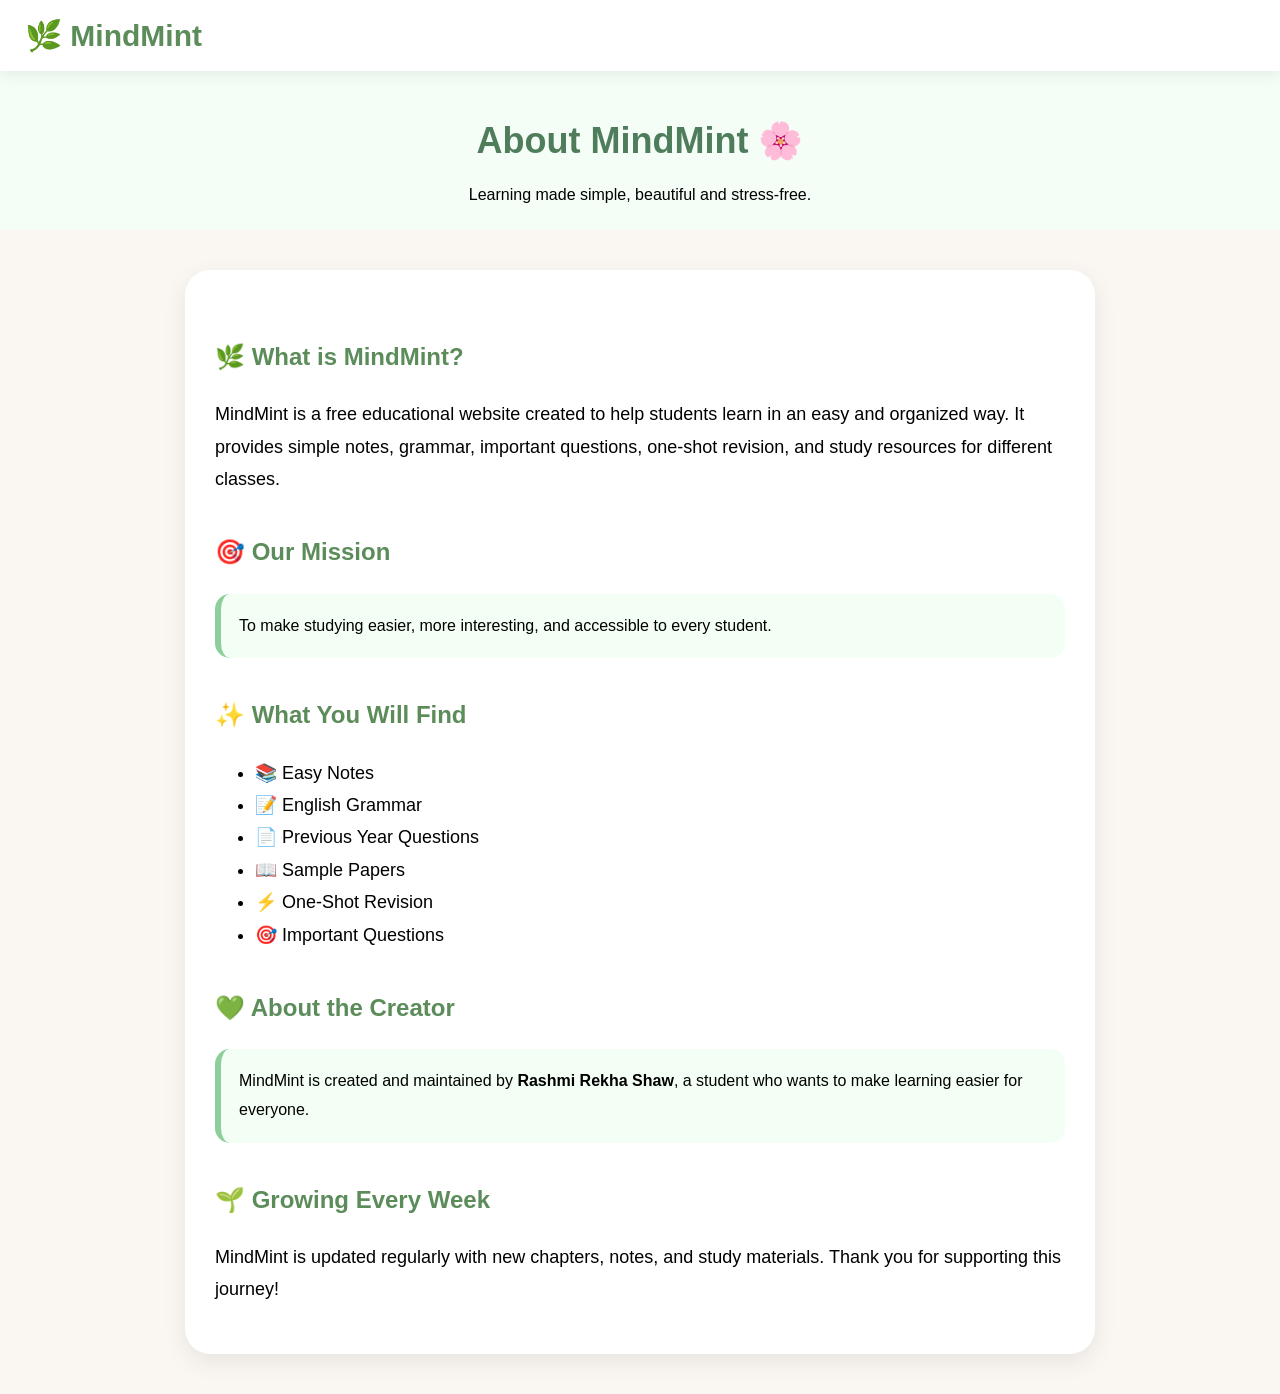
<file: about.html>
<!DOCTYPE html>
<html lang="en">

<head>
<meta charset="UTF-8">
<meta name="viewport" content="width=device-width, initial-scale=1.0">
<title>About | MindMint</title>

<link rel="stylesheet" href="../style.css">
</head>

<body>

<nav>
<h2>🌿 MindMint</h2>
</nav>

<div class="hero">
<h1>About MindMint 🌸</h1>
<p>Learning made simple, beautiful and stress-free.</p>
</div>

<section class="notes">

<h2>🌿 What is MindMint?</h2>

<p>
MindMint is a free educational website created to help students learn in an easy and organized way. It provides simple notes, grammar, important questions, one-shot revision, and study resources for different classes.
</p>

<h2>🎯 Our Mission</h2>

<div class="definition-box">
To make studying easier, more interesting, and accessible to every student.
</div>

<h2>✨ What You Will Find</h2>

<ul>
<li>📚 Easy Notes</li>
<li>📝 English Grammar</li>
<li>📄 Previous Year Questions</li>
<li>📖 Sample Papers</li>
<li>⚡ One-Shot Revision</li>
<li>🎯 Important Questions</li>
</ul>

<h2>💚 About the Creator</h2>

<div class="definition-box">
MindMint is created and maintained by <b>Rashmi Rekha Shaw</b>, a student who wants to make learning easier for everyone.
</div>

<h2>🌱 Growing Every Week</h2>

<p>
MindMint is updated regularly with new chapters, notes, and study materials. Thank you for supporting this journey!
</p>

</section>

</body>

</html>
</file>
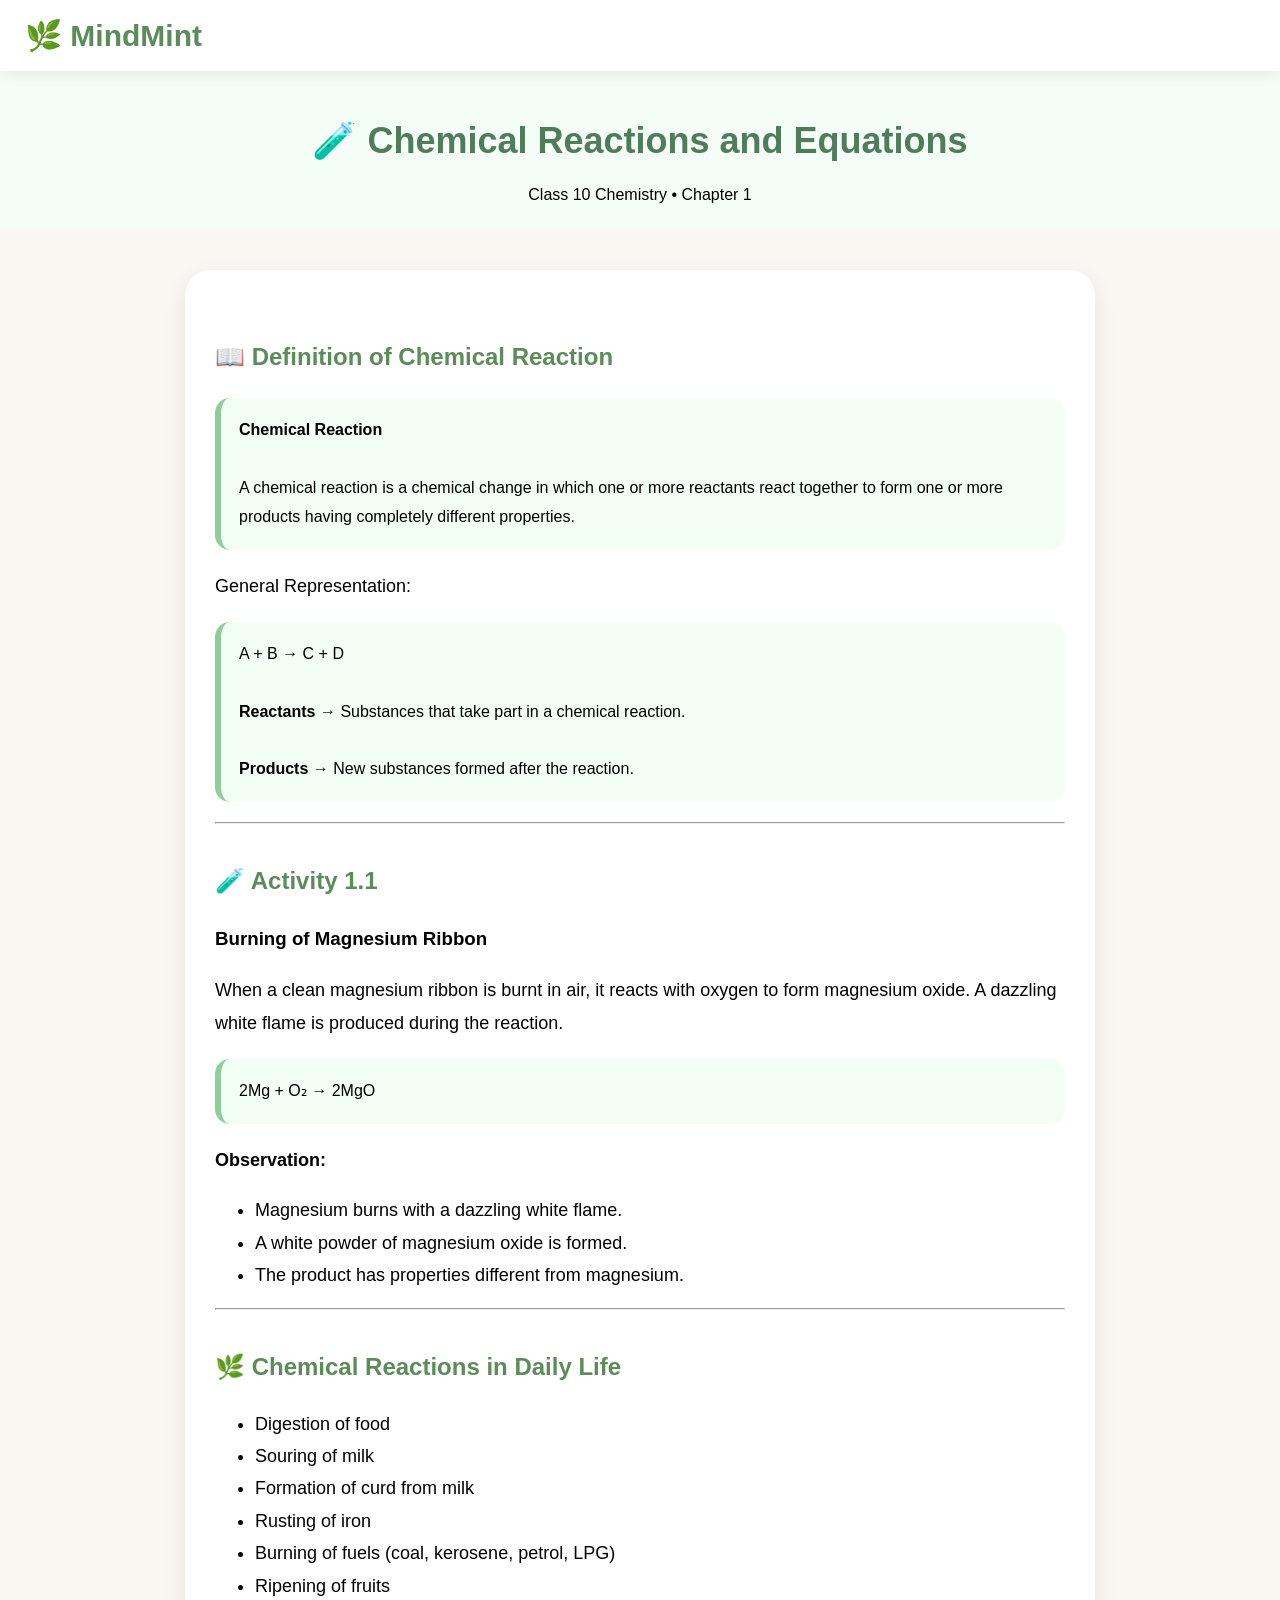
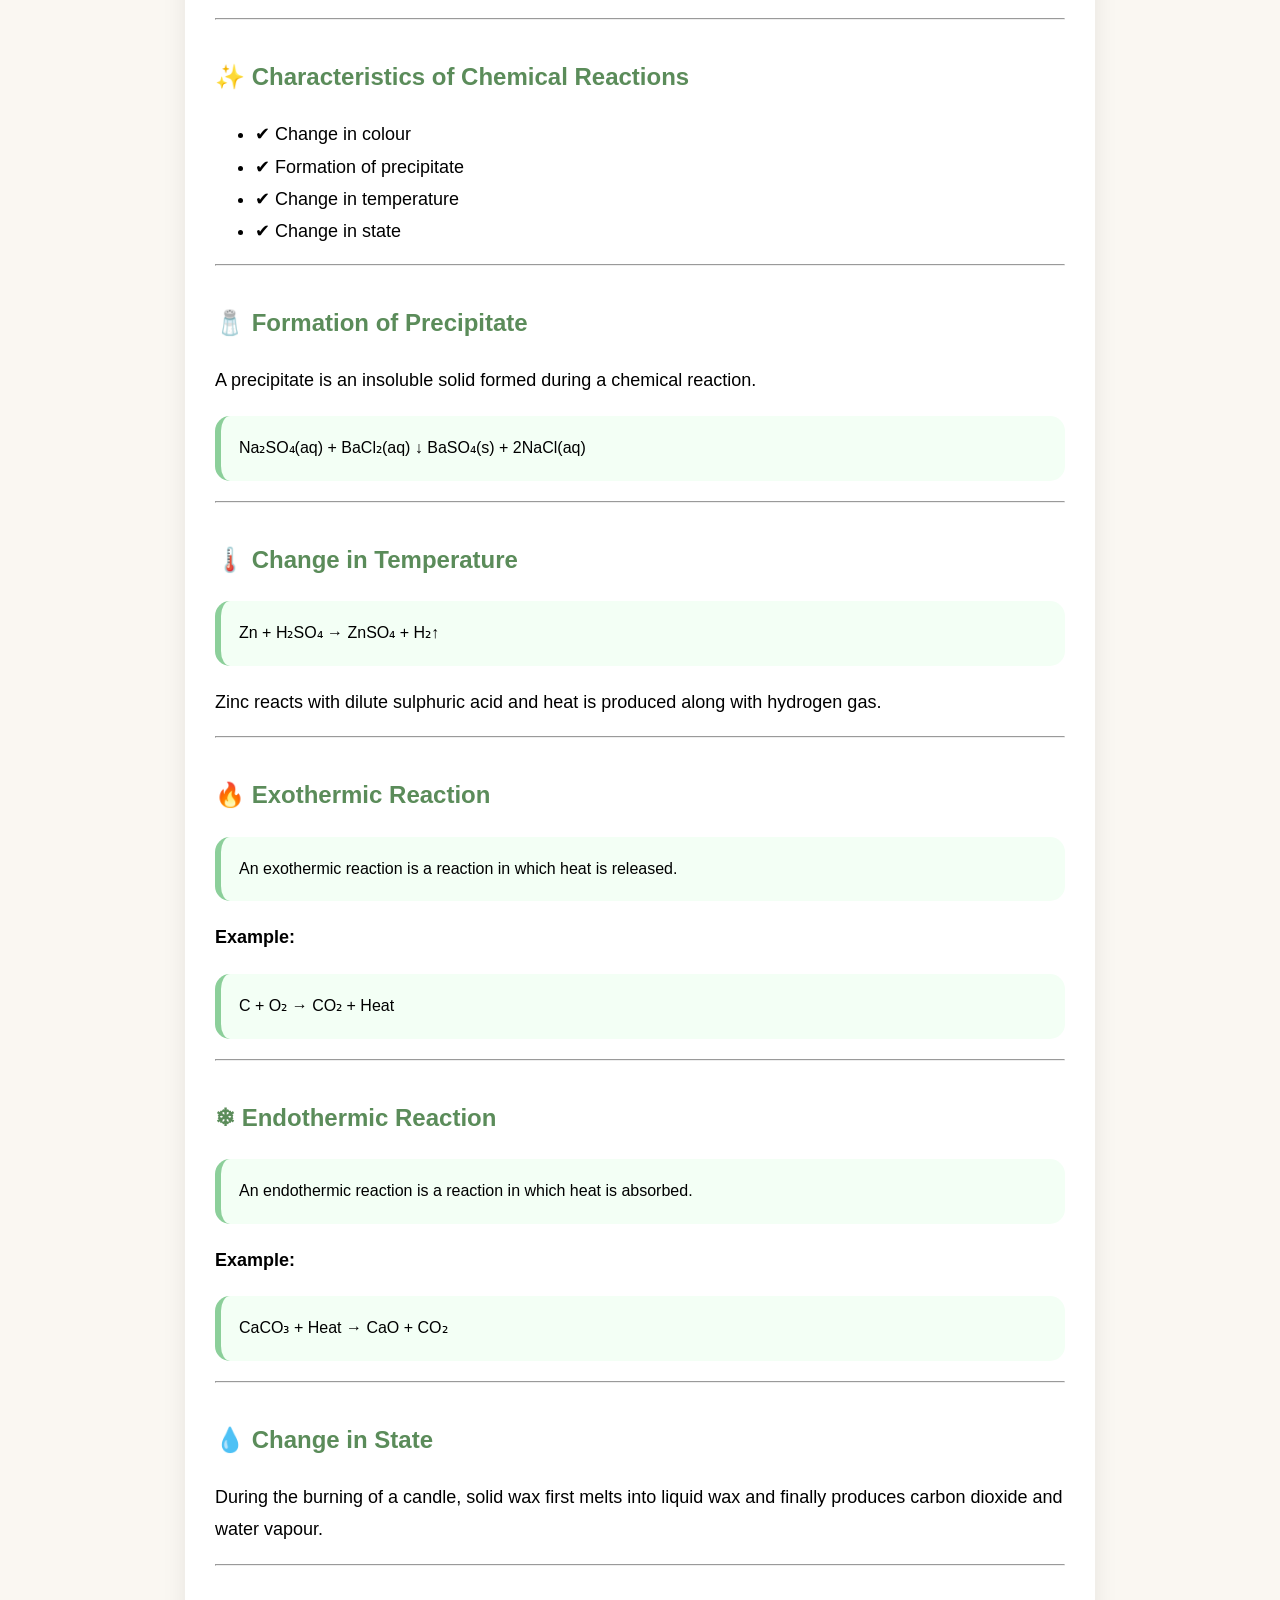
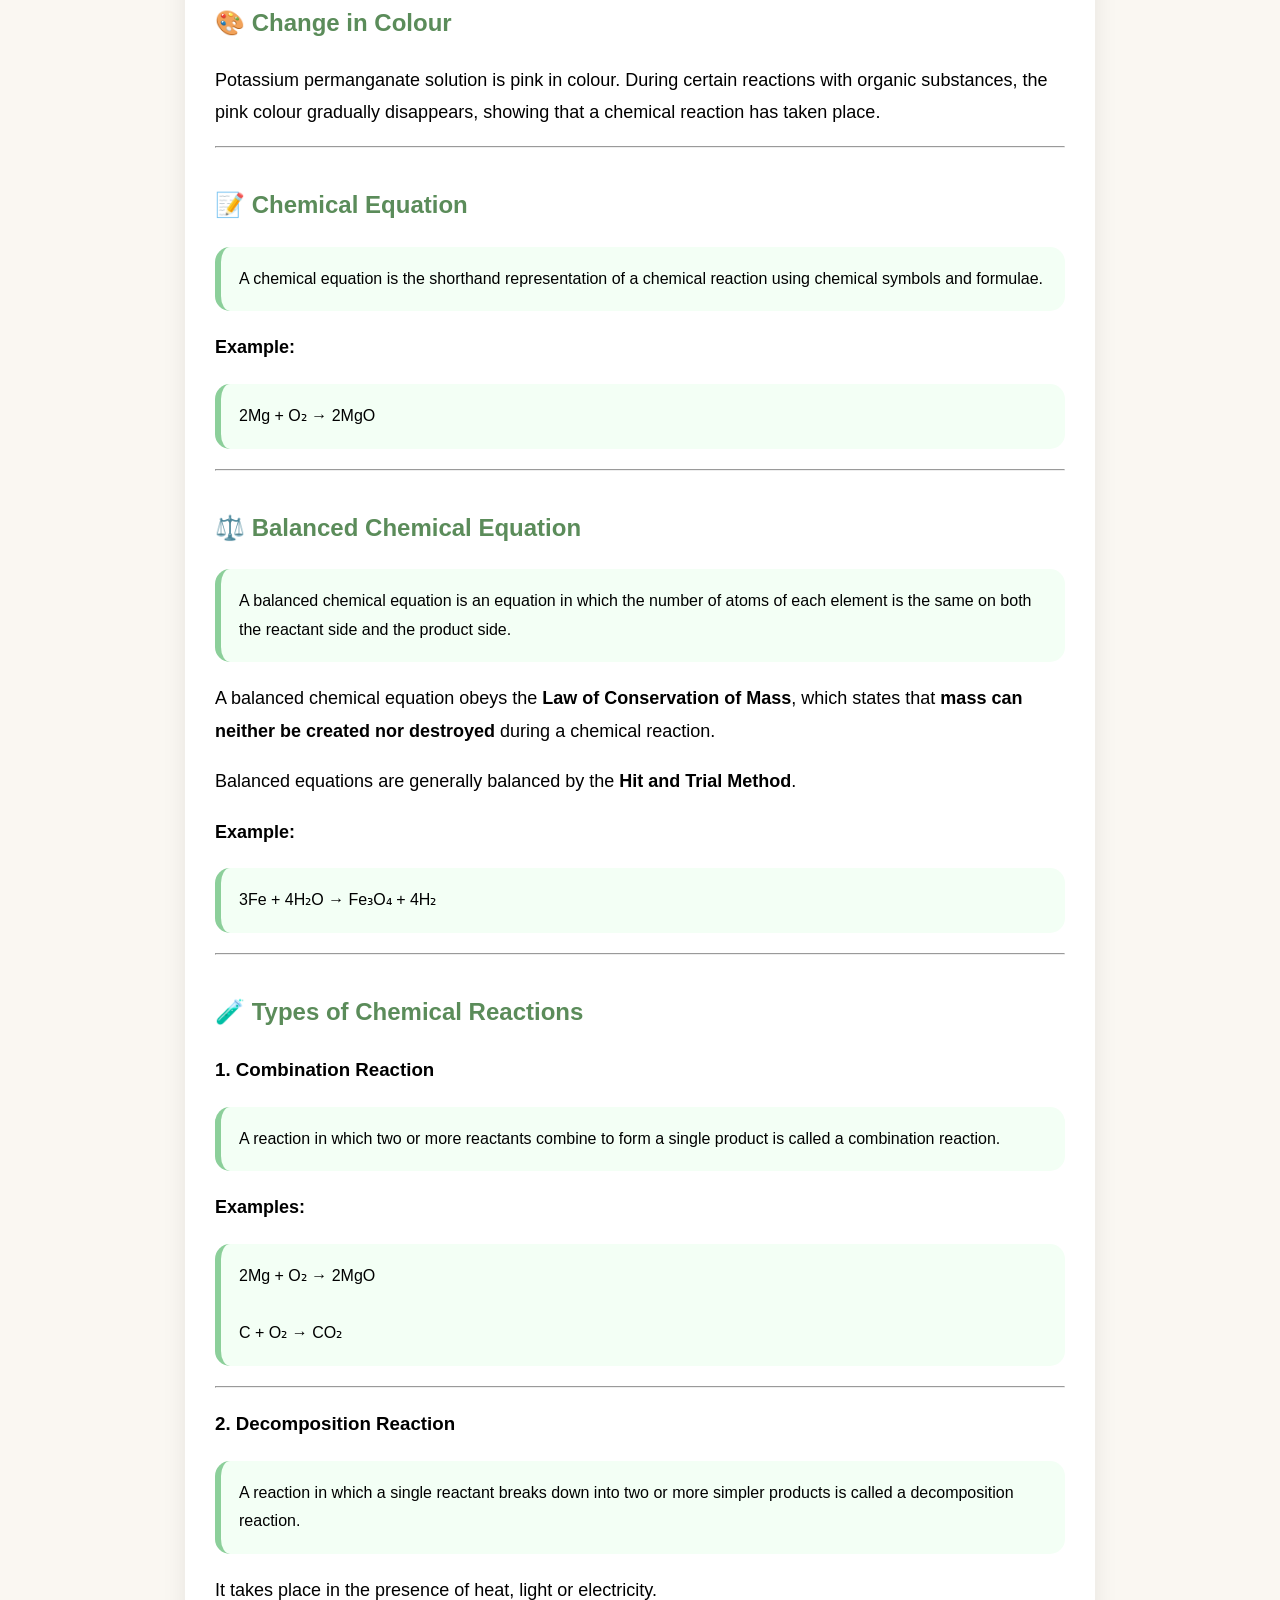
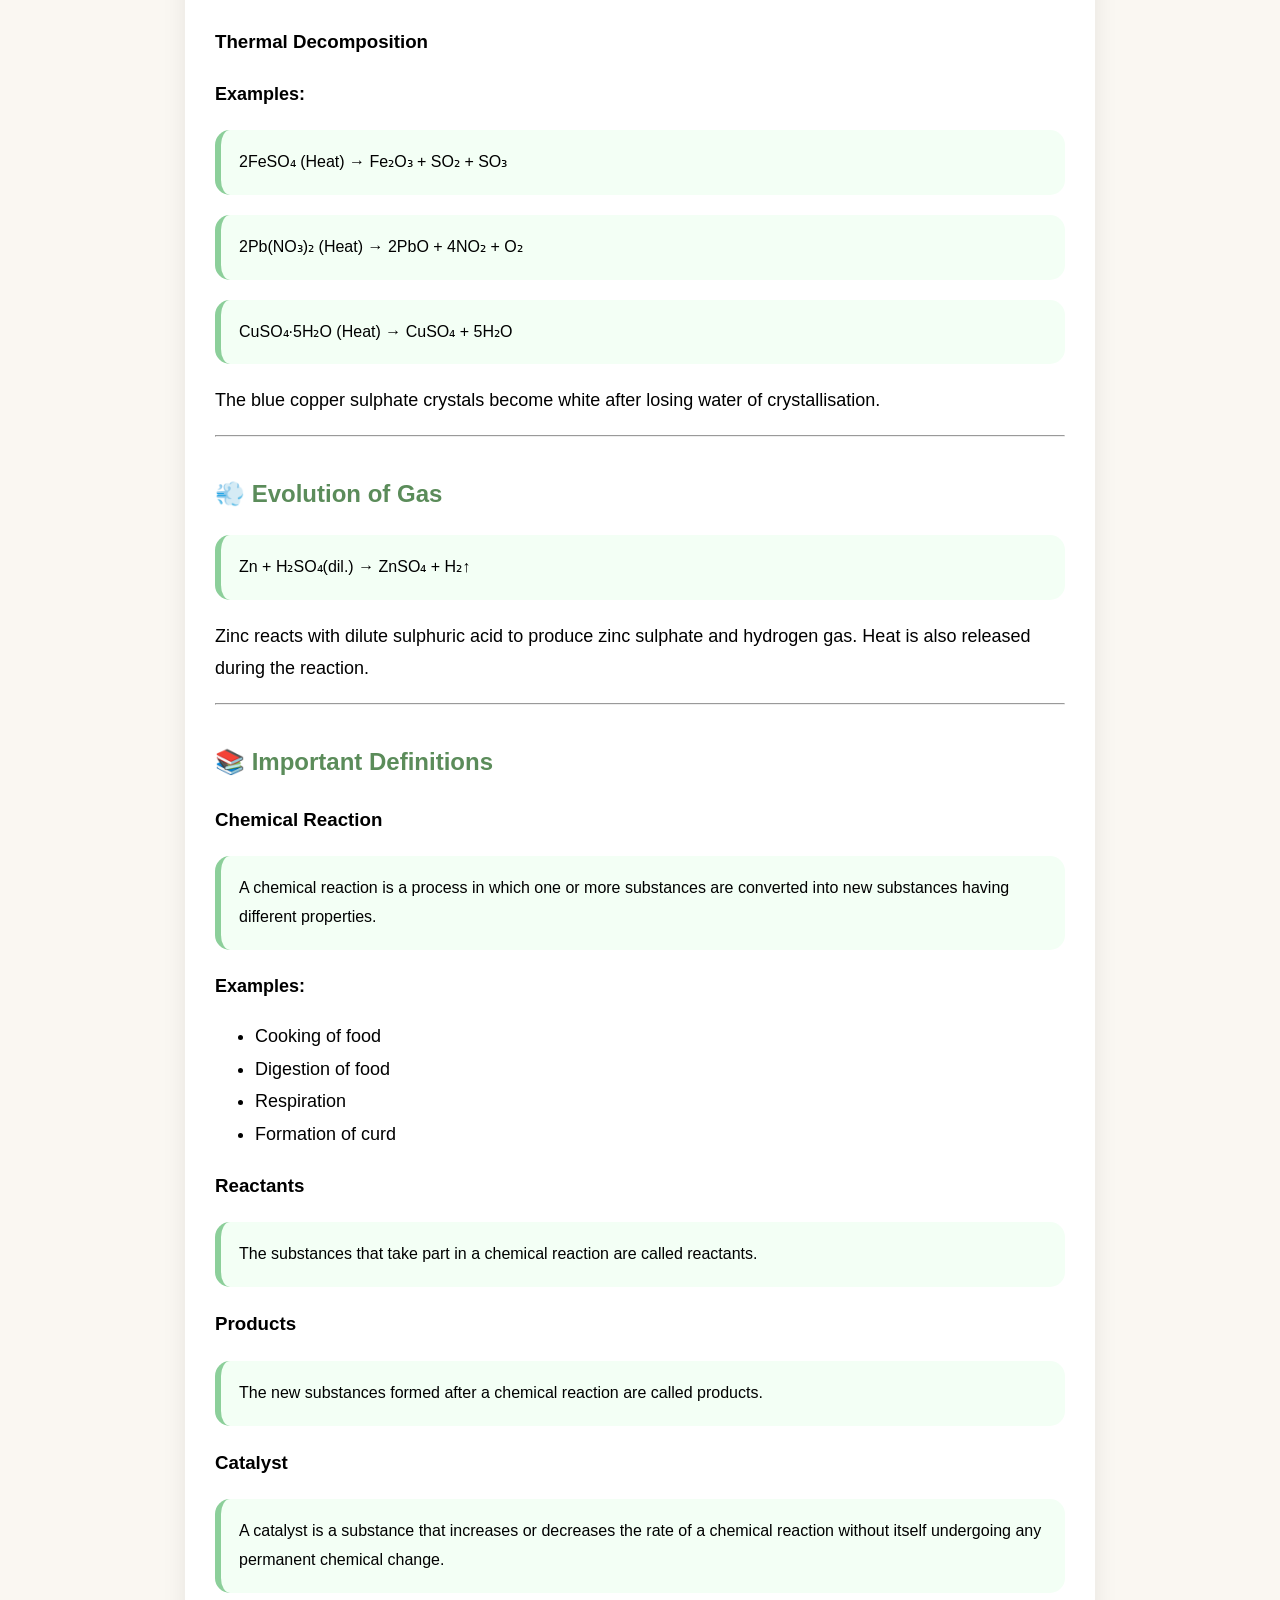
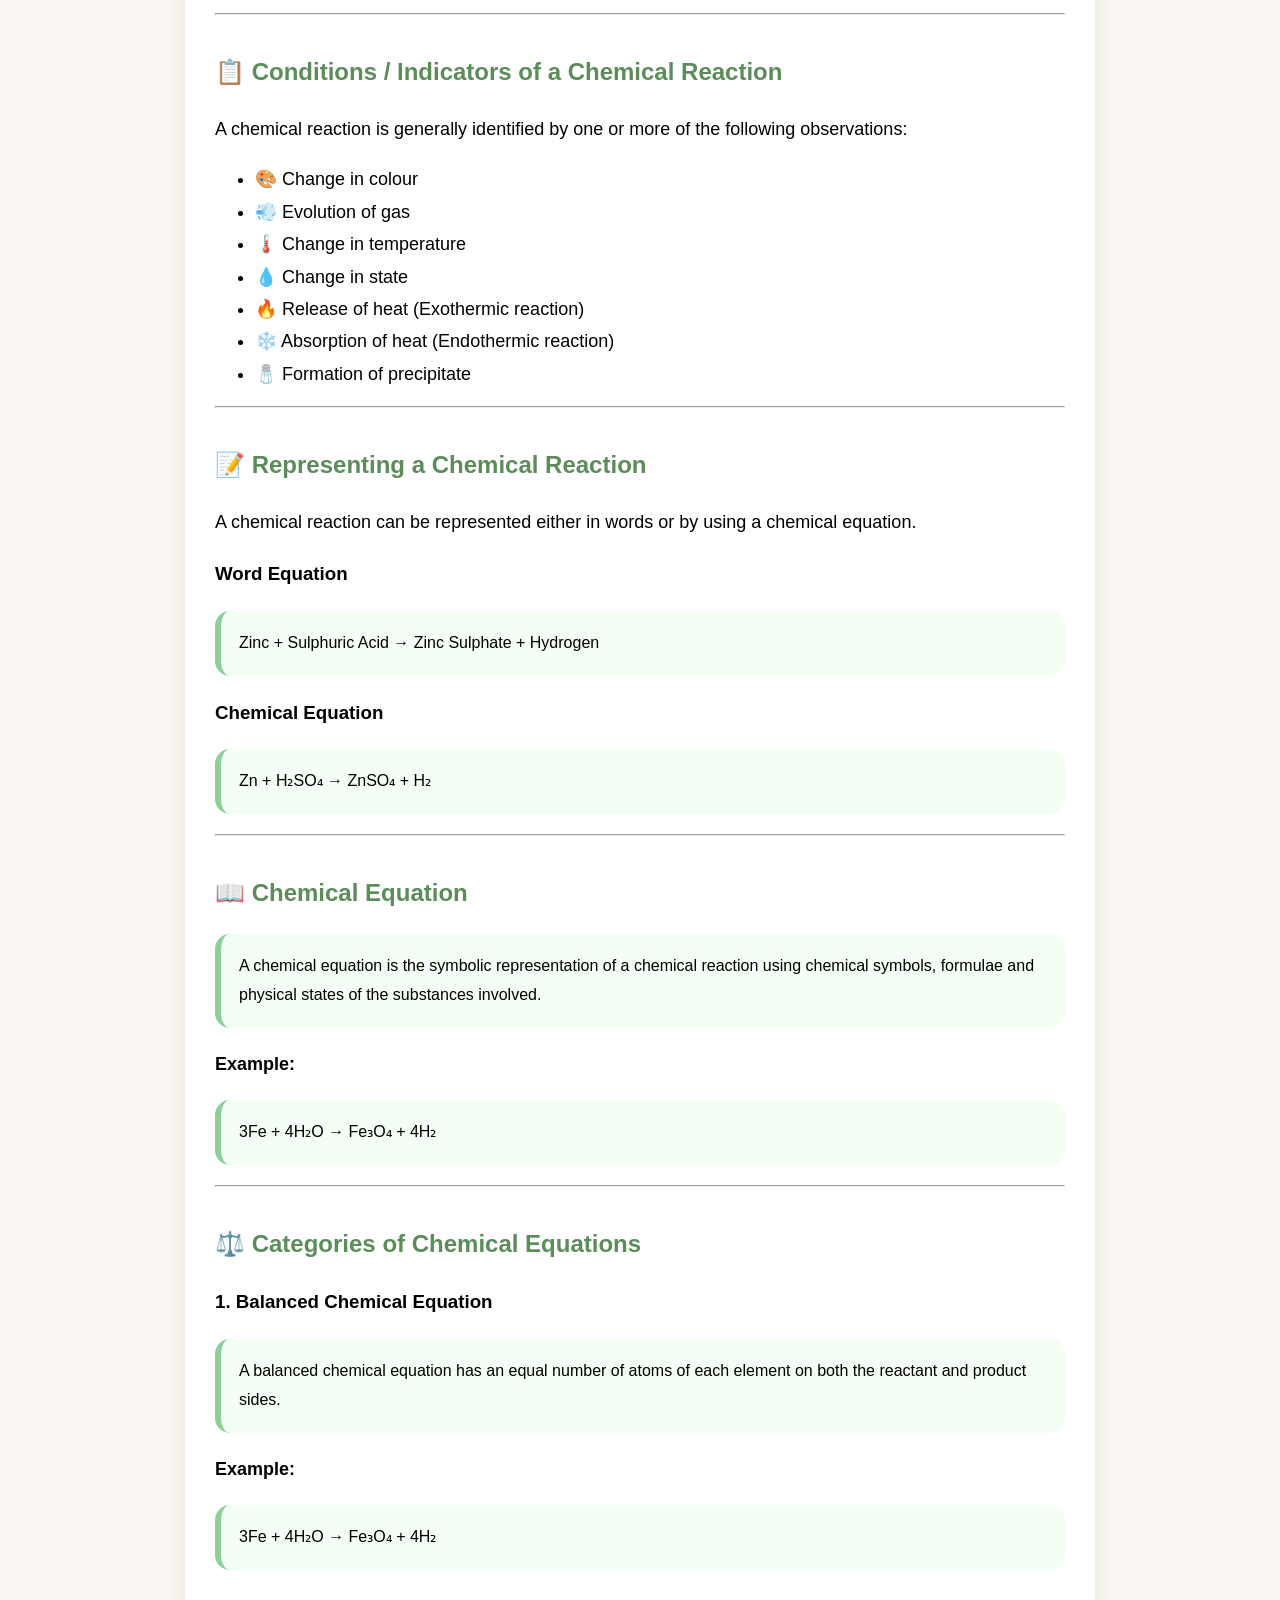
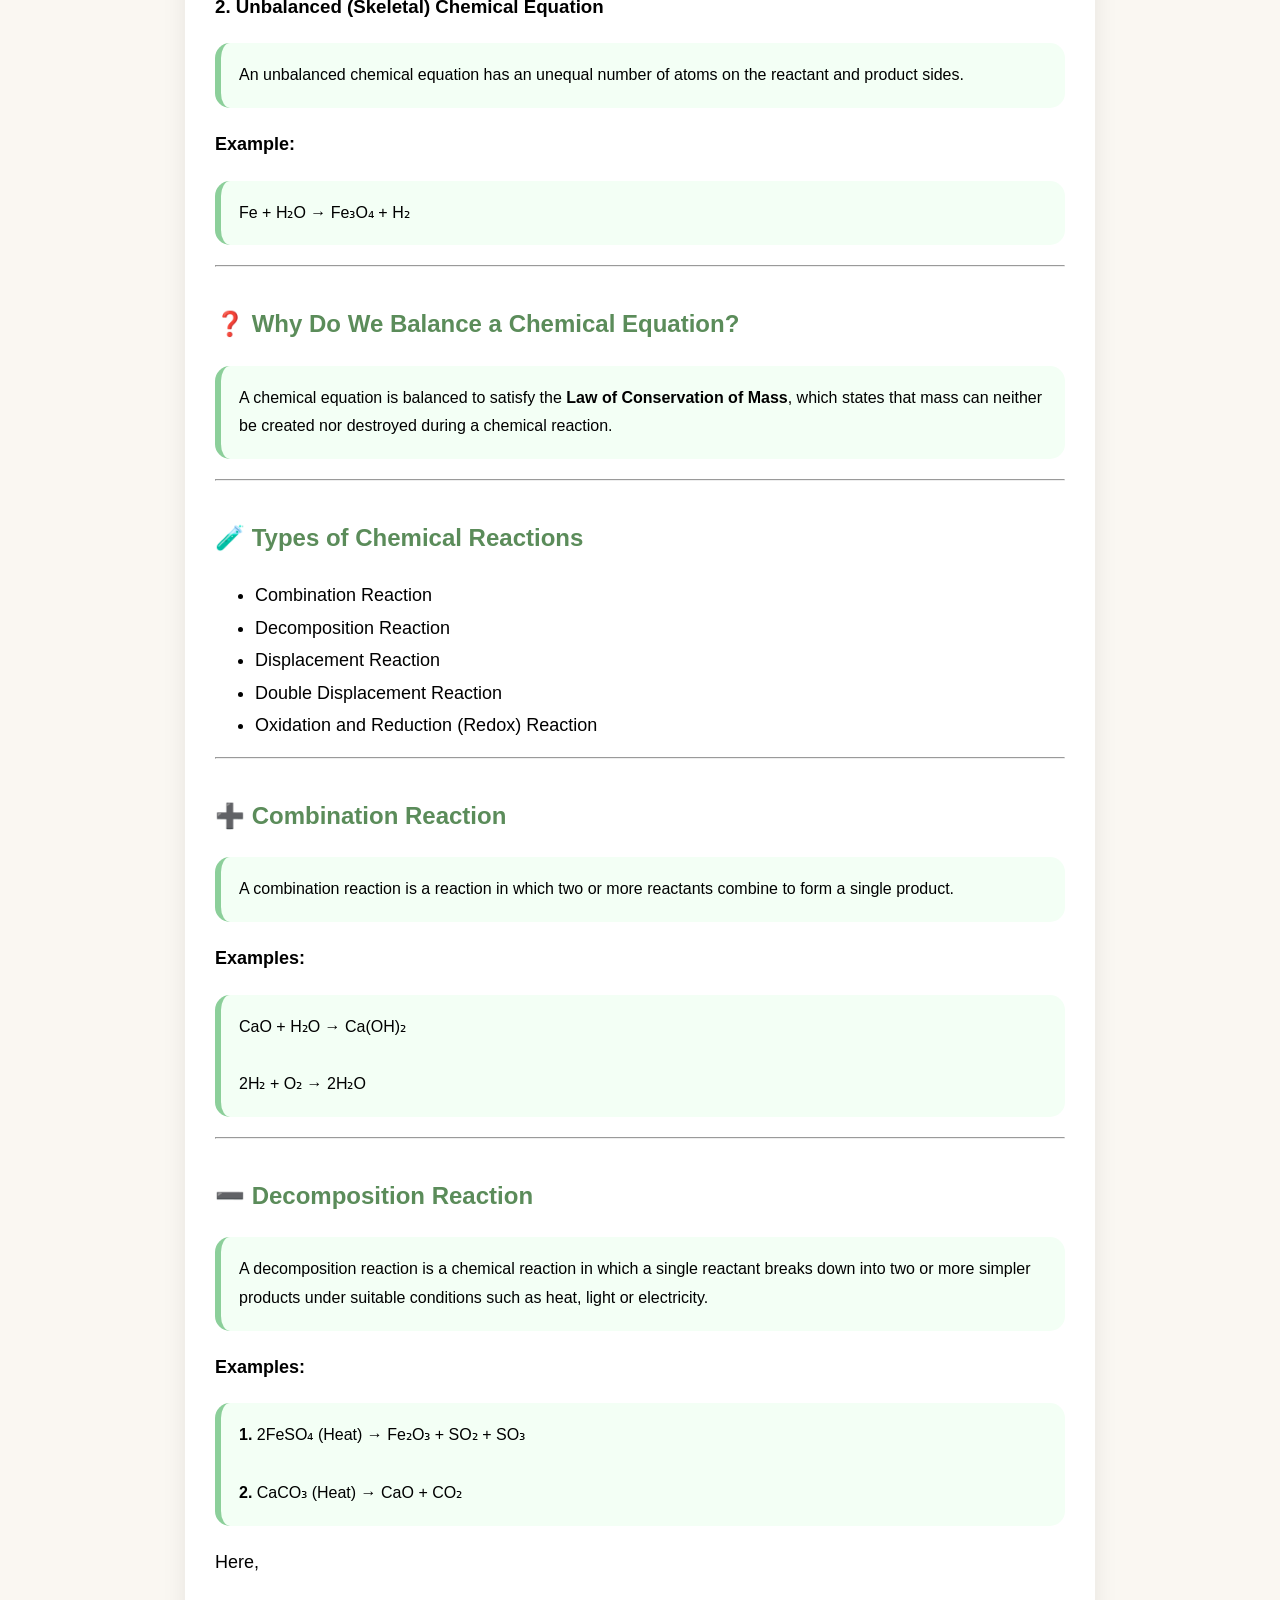
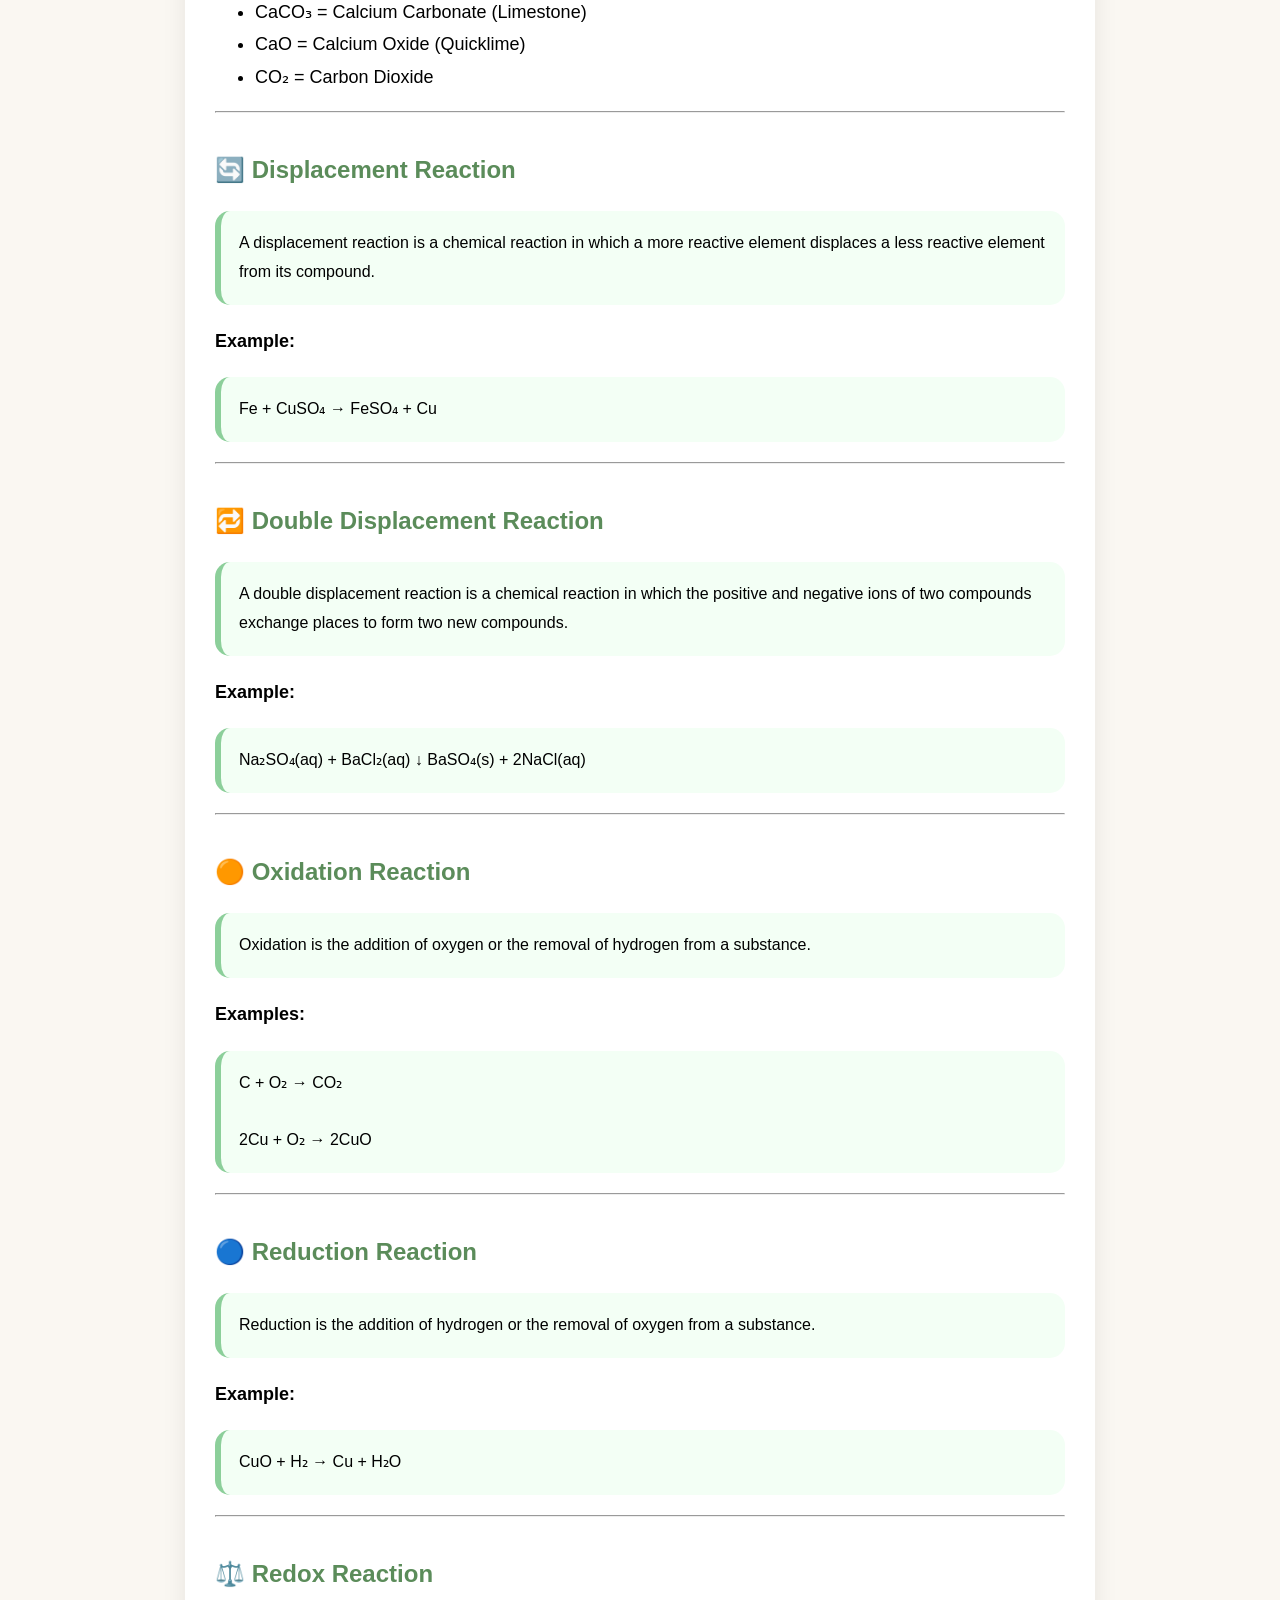
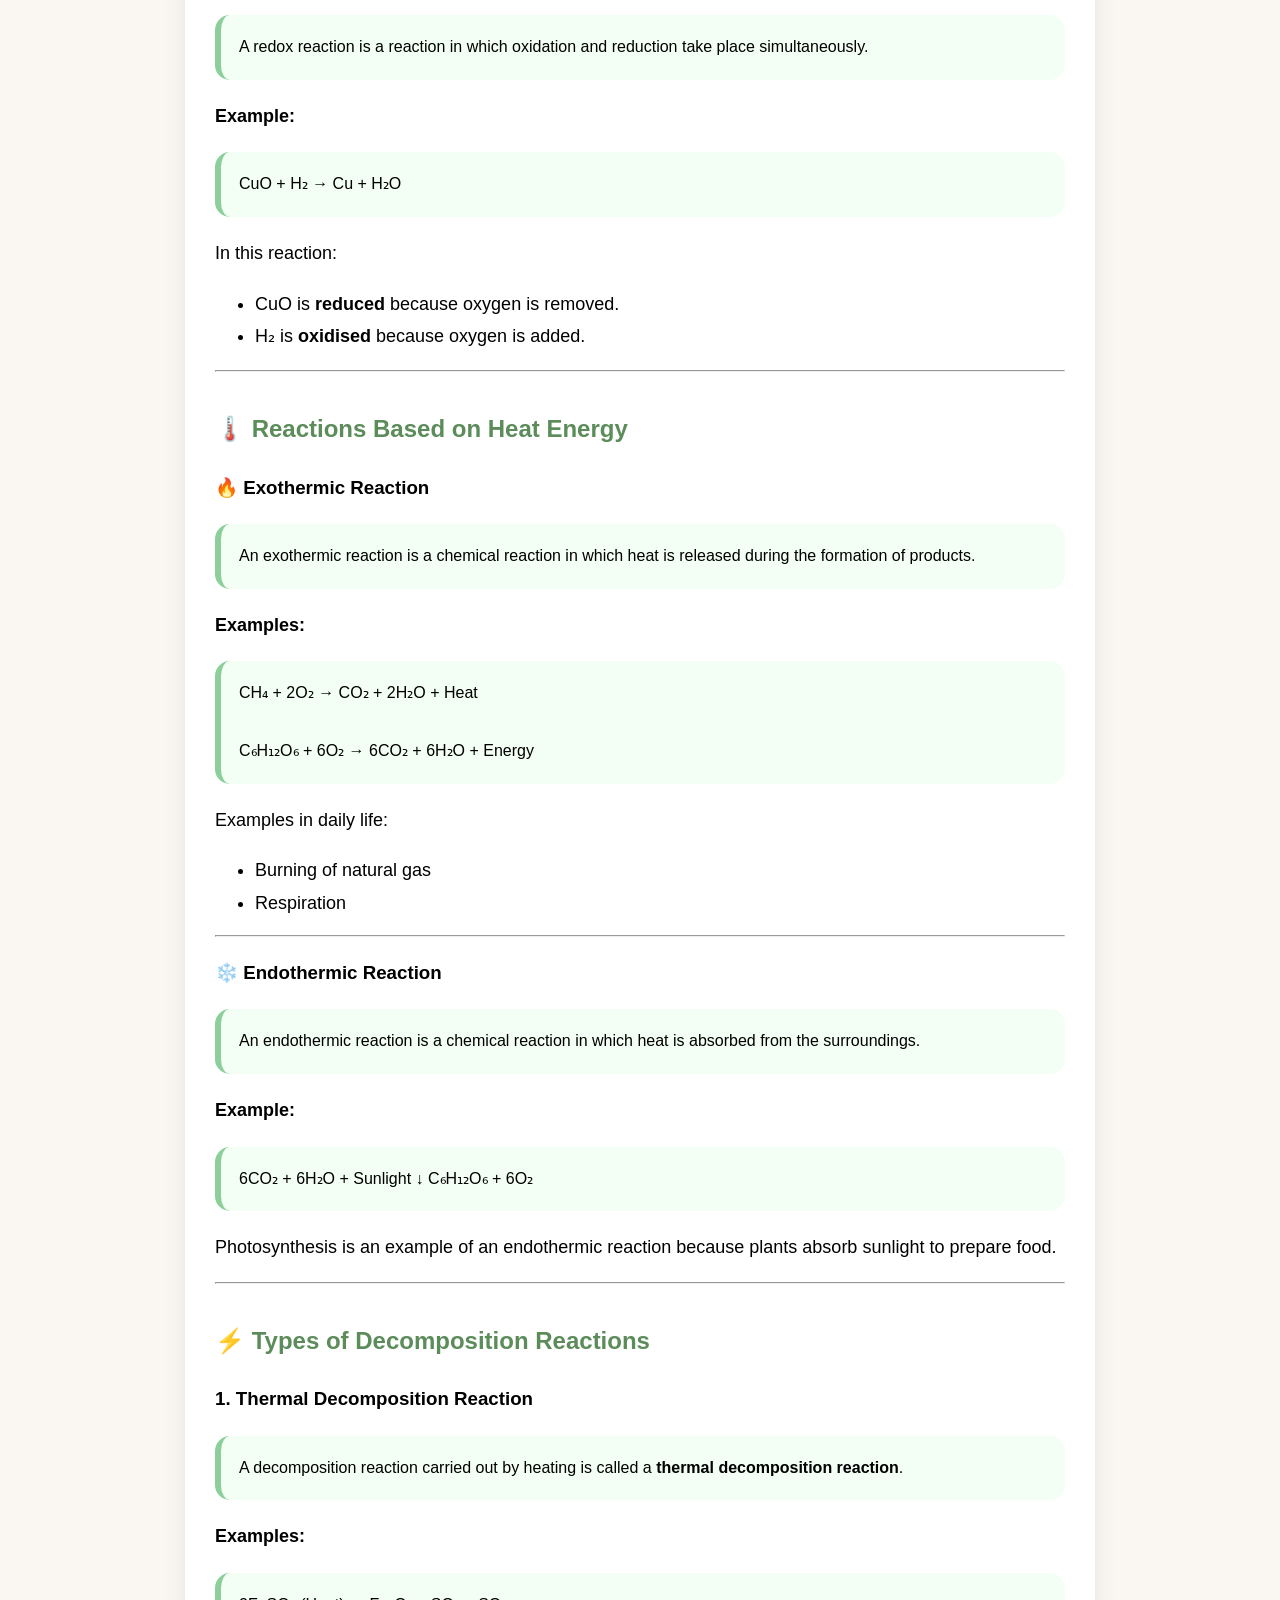
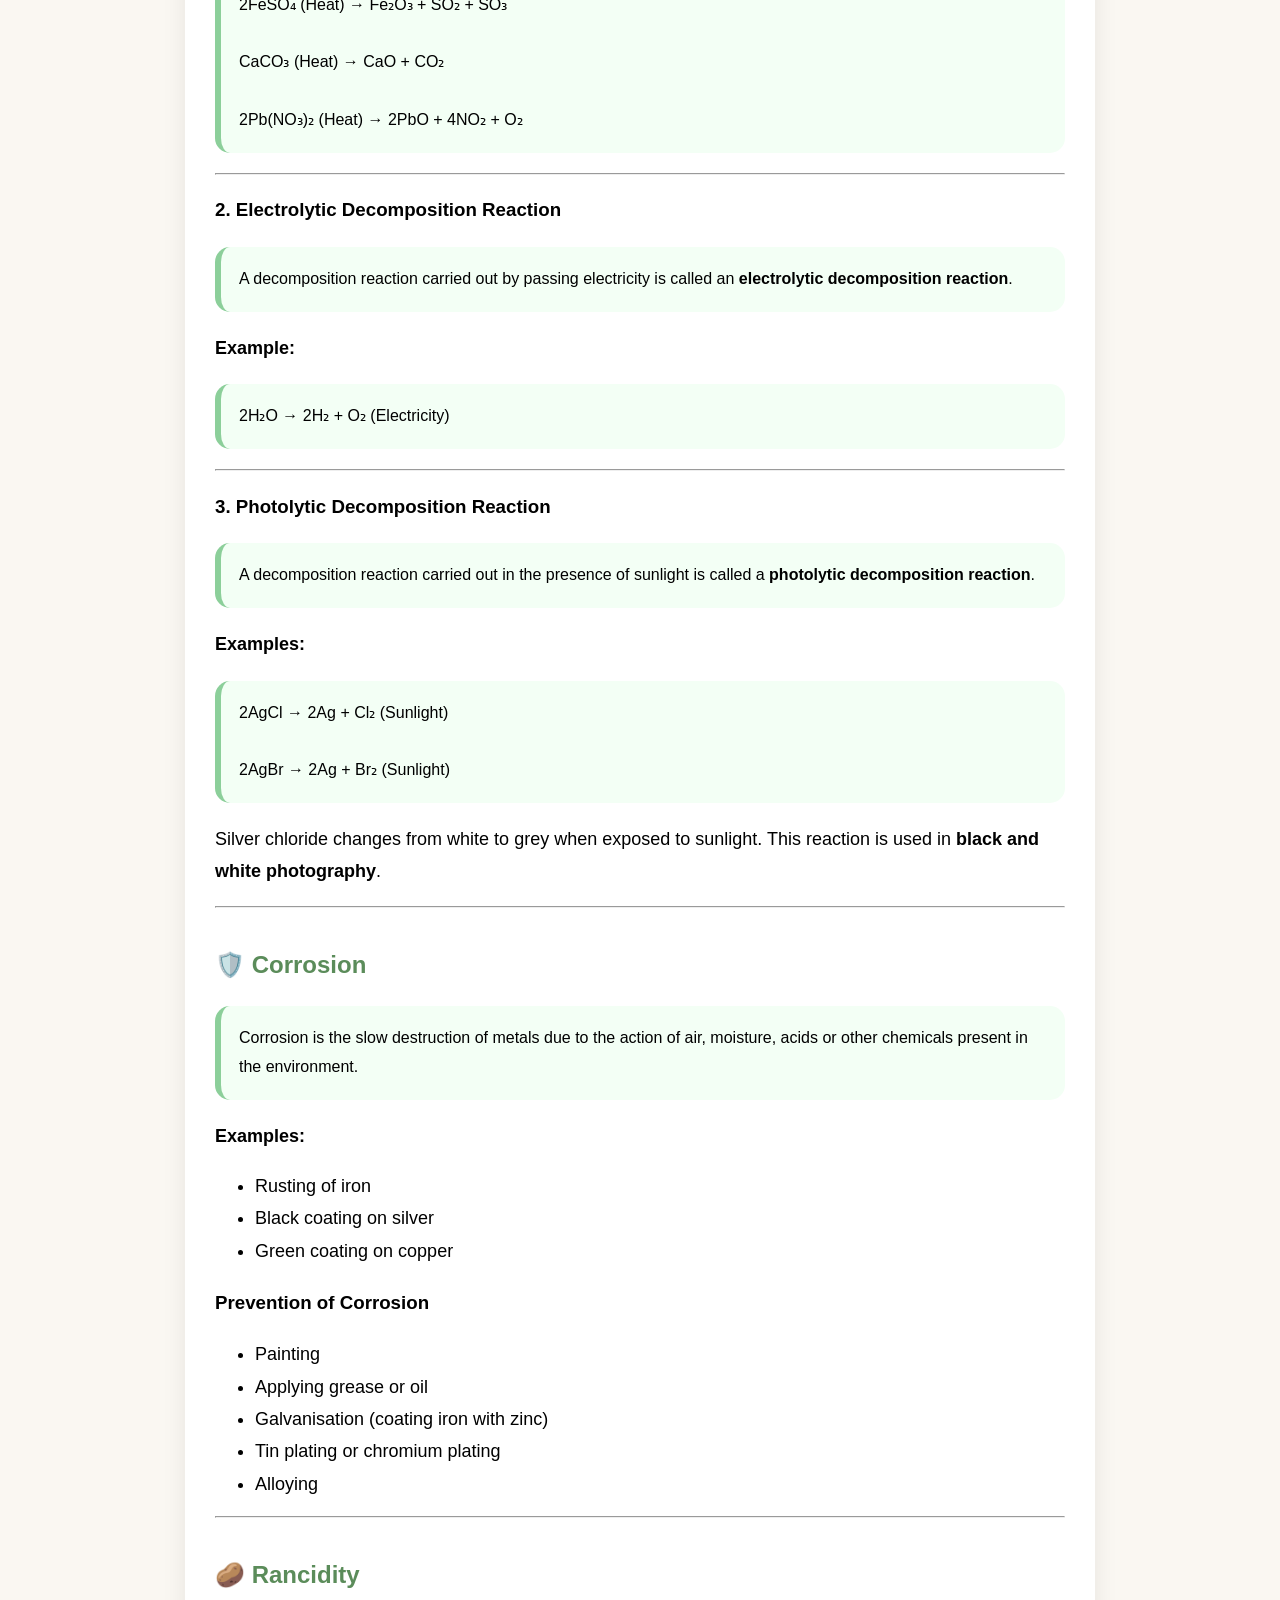
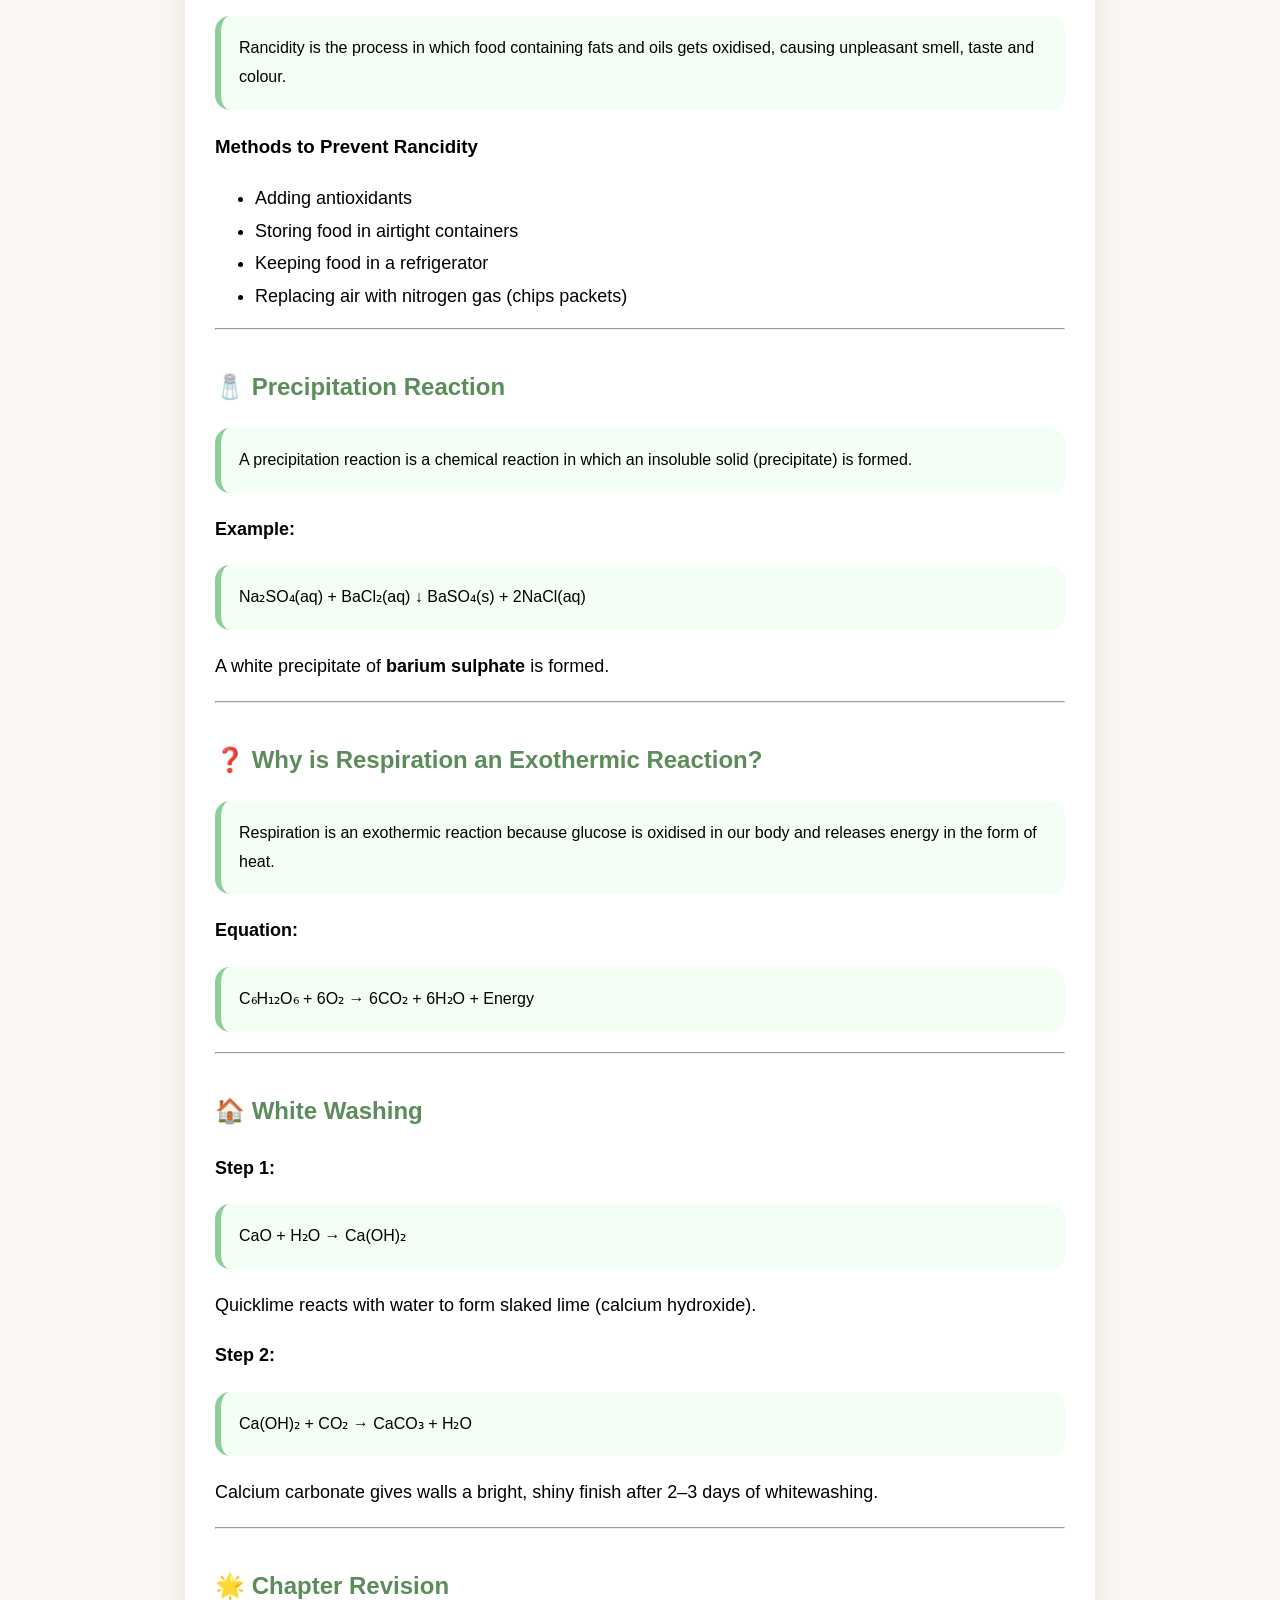
<file: chemical-reactions.html>
<!DOCTYPE html>
<html lang="en">

<head>
<meta charset="UTF-8">
<meta name="viewport" content="width=device-width, initial-scale=1.0">
<title>Chemical Reactions and Equations | MindMint</title>

<link rel="stylesheet" href="../style.css">

</head>

<body>

<nav>
<h2>🌿 MindMint</h2>
</nav>

<div class="hero">
<h1>🧪 Chemical Reactions and Equations</h1>
<p>Class 10 Chemistry • Chapter 1</p>
</div>

<section class="notes">

<h2>📖 Definition of Chemical Reaction</h2>

<div class="definition-box">

<b>Chemical Reaction</b><br><br>

A chemical reaction is a chemical change in which one or more reactants react together to form one or more products having completely different properties.

</div>

<p>

General Representation:

</p>

<div class="definition-box">

A + B → C + D

<br><br>

<b>Reactants</b> → Substances that take part in a chemical reaction.

<br><br>

<b>Products</b> → New substances formed after the reaction.

</div>

<hr>

<h2>🧪 Activity 1.1</h2>

<h3>Burning of Magnesium Ribbon</h3>

<p>

When a clean magnesium ribbon is burnt in air, it reacts with oxygen to form magnesium oxide.

A dazzling white flame is produced during the reaction.

</p>

<div class="definition-box">

2Mg + O₂ → 2MgO

</div>

<p>

<b>Observation:</b>

</p>

<ul>

<li>Magnesium burns with a dazzling white flame.</li>

<li>A white powder of magnesium oxide is formed.</li>

<li>The product has properties different from magnesium.</li>

</ul>

<hr>

<h2>🌿 Chemical Reactions in Daily Life</h2>

<ul>

<li>Digestion of food</li>

<li>Souring of milk</li>

<li>Formation of curd from milk</li>

<li>Rusting of iron</li>

<li>Burning of fuels (coal, kerosene, petrol, LPG)</li>

<li>Ripening of fruits</li>

</ul>

<hr>

<h2>✨ Characteristics of Chemical Reactions</h2>

<ul>

<li>✔ Change in colour</li>

<li>✔ Formation of precipitate</li>

<li>✔ Change in temperature</li>

<li>✔ Change in state</li>

</ul>

<hr>

<h2>🧂 Formation of Precipitate</h2>

<p>

A precipitate is an insoluble solid formed during a chemical reaction.

</p>

<div class="definition-box">

Na₂SO₄(aq) + BaCl₂(aq)

↓

BaSO₄(s) + 2NaCl(aq)

</div>

<hr>

<h2>🌡️ Change in Temperature</h2>

<div class="definition-box">

Zn + H₂SO₄ → ZnSO₄ + H₂↑

</div>

<p>

Zinc reacts with dilute sulphuric acid and heat is produced along with hydrogen gas.

</p>

<hr>

<h2>🔥 Exothermic Reaction</h2>

<div class="definition-box">

An exothermic reaction is a reaction in which heat is released.

</div>

<p><b>Example:</b></p>

<div class="definition-box">

C + O₂ → CO₂ + Heat

</div>

<hr>

<h2>❄ Endothermic Reaction</h2>

<div class="definition-box">

An endothermic reaction is a reaction in which heat is absorbed.

</div>

<p><b>Example:</b></p>

<div class="definition-box">

CaCO₃ + Heat → CaO + CO₂

</div>

<hr>

<h2>💧 Change in State</h2>

<p>

During the burning of a candle, solid wax first melts into liquid wax and finally produces carbon dioxide and water vapour.

</p>

<hr>

<h2>🎨 Change in Colour</h2>

<p>

Potassium permanganate solution is pink in colour. During certain reactions with organic substances, the pink colour gradually disappears, showing that a chemical reaction has taken place.

</p>

<hr>

<h2>📝 Chemical Equation</h2>

<div class="definition-box">

A chemical equation is the shorthand representation of a chemical reaction using chemical symbols and formulae.

</div>

<p><b>Example:</b></p>

<div class="definition-box">

2Mg + O₂ → 2MgO

</div>
<hr>

<h2>⚖️ Balanced Chemical Equation</h2>

<div class="definition-box">
A balanced chemical equation is an equation in which the number of atoms of each element is the same on both the reactant side and the product side.
</div>

<p>
A balanced chemical equation obeys the <b>Law of Conservation of Mass</b>, which states that <b>mass can neither be created nor destroyed</b> during a chemical reaction.
</p>

<p>
Balanced equations are generally balanced by the <b>Hit and Trial Method</b>.
</p>

<p><b>Example:</b></p>

<div class="definition-box">
3Fe + 4H₂O → Fe₃O₄ + 4H₂
</div>

<hr>

<h2>🧪 Types of Chemical Reactions</h2>

<h3>1. Combination Reaction</h3>

<div class="definition-box">
A reaction in which two or more reactants combine to form a single product is called a combination reaction.
</div>

<p><b>Examples:</b></p>

<div class="definition-box">
2Mg + O₂ → 2MgO
<br><br>
C + O₂ → CO₂
</div>

<hr>

<h3>2. Decomposition Reaction</h3>

<div class="definition-box">
A reaction in which a single reactant breaks down into two or more simpler products is called a decomposition reaction.
</div>

<p>
It takes place in the presence of heat, light or electricity.
</p>

<h3>Thermal Decomposition</h3>

<p><b>Examples:</b></p>

<div class="definition-box">
2FeSO₄ (Heat) → Fe₂O₃ + SO₂ + SO₃
</div>

<div class="definition-box">
2Pb(NO₃)₂ (Heat) → 2PbO + 4NO₂ + O₂
</div>

<div class="definition-box">
CuSO₄·5H₂O (Heat) → CuSO₄ + 5H₂O
</div>

<p>
The blue copper sulphate crystals become white after losing water of crystallisation.
</p>

<hr>

<h2>💨 Evolution of Gas</h2>

<div class="definition-box">
Zn + H₂SO₄(dil.) → ZnSO₄ + H₂↑
</div>

<p>
Zinc reacts with dilute sulphuric acid to produce zinc sulphate and hydrogen gas. Heat is also released during the reaction.
</p>

<hr>

<h2>📚 Important Definitions</h2>

<h3>Chemical Reaction</h3>

<div class="definition-box">
A chemical reaction is a process in which one or more substances are converted into new substances having different properties.
</div>

<p><b>Examples:</b></p>

<ul>
<li>Cooking of food</li>
<li>Digestion of food</li>
<li>Respiration</li>
<li>Formation of curd</li>
</ul>

<h3>Reactants</h3>

<div class="definition-box">
The substances that take part in a chemical reaction are called reactants.
</div>

<h3>Products</h3>

<div class="definition-box">
The new substances formed after a chemical reaction are called products.
</div>

<h3>Catalyst</h3>

<div class="definition-box">
A catalyst is a substance that increases or decreases the rate of a chemical reaction without itself undergoing any permanent chemical change.
</div>

<hr>

<h2>📋 Conditions / Indicators of a Chemical Reaction</h2>

<p>A chemical reaction is generally identified by one or more of the following observations:</p>

<ul>
<li>🎨 Change in colour</li>
<li>💨 Evolution of gas</li>
<li>🌡️ Change in temperature</li>
<li>💧 Change in state</li>
<li>🔥 Release of heat (Exothermic reaction)</li>
<li>❄️ Absorption of heat (Endothermic reaction)</li>
<li>🧂 Formation of precipitate</li>
</ul>

<hr>

<h2>📝 Representing a Chemical Reaction</h2>

<p>
A chemical reaction can be represented either in words or by using a chemical equation.
</p>

<h3>Word Equation</h3>

<div class="definition-box">

Zinc + Sulphuric Acid → Zinc Sulphate + Hydrogen

</div>

<h3>Chemical Equation</h3>

<div class="definition-box">

Zn + H₂SO₄ → ZnSO₄ + H₂

</div>

<hr>

<h2>📖 Chemical Equation</h2>

<div class="definition-box">

A chemical equation is the symbolic representation of a chemical reaction using chemical symbols, formulae and physical states of the substances involved.

</div>

<p><b>Example:</b></p>

<div class="definition-box">

3Fe + 4H₂O → Fe₃O₄ + 4H₂

</div>

<hr>

<h2>⚖️ Categories of Chemical Equations</h2>

<h3>1. Balanced Chemical Equation</h3>

<div class="definition-box">

A balanced chemical equation has an equal number of atoms of each element on both the reactant and product sides.

</div>

<p><b>Example:</b></p>

<div class="definition-box">

3Fe + 4H₂O → Fe₃O₄ + 4H₂

</div>

<h3>2. Unbalanced (Skeletal) Chemical Equation</h3>

<div class="definition-box">

An unbalanced chemical equation has an unequal number of atoms on the reactant and product sides.

</div>

<p><b>Example:</b></p>

<div class="definition-box">

Fe + H₂O → Fe₃O₄ + H₂

</div>

<hr>

<h2>❓ Why Do We Balance a Chemical Equation?</h2>

<div class="definition-box">

A chemical equation is balanced to satisfy the <b>Law of Conservation of Mass</b>, which states that mass can neither be created nor destroyed during a chemical reaction.

</div>

<hr>

<h2>🧪 Types of Chemical Reactions</h2>

<ul>

<li>Combination Reaction</li>

<li>Decomposition Reaction</li>

<li>Displacement Reaction</li>

<li>Double Displacement Reaction</li>

<li>Oxidation and Reduction (Redox) Reaction</li>

</ul>

<hr>

<h2>➕ Combination Reaction</h2>

<div class="definition-box">

A combination reaction is a reaction in which two or more reactants combine to form a single product.

</div>

<p><b>Examples:</b></p>

<div class="definition-box">

CaO + H₂O → Ca(OH)₂

<br><br>

2H₂ + O₂ → 2H₂O

</div>
<hr>

<h2>➖ Decomposition Reaction</h2>

<div class="definition-box">

A decomposition reaction is a chemical reaction in which a single reactant breaks down into two or more simpler products under suitable conditions such as heat, light or electricity.

</div>

<p><b>Examples:</b></p>

<div class="definition-box">

<b>1.</b> 2FeSO₄ (Heat) → Fe₂O₃ + SO₂ + SO₃

<br><br>

<b>2.</b> CaCO₃ (Heat) → CaO + CO₂

</div>

<p>
Here,
<ul>
<li>CaCO₃ = Calcium Carbonate (Limestone)</li>
<li>CaO = Calcium Oxide (Quicklime)</li>
<li>CO₂ = Carbon Dioxide</li>
</ul>
</p>

<hr>

<h2>🔄 Displacement Reaction</h2>

<div class="definition-box">

A displacement reaction is a chemical reaction in which a more reactive element displaces a less reactive element from its compound.

</div>

<p><b>Example:</b></p>

<div class="definition-box">

Fe + CuSO₄ → FeSO₄ + Cu

</div>

<hr>

<h2>🔁 Double Displacement Reaction</h2>

<div class="definition-box">

A double displacement reaction is a chemical reaction in which the positive and negative ions of two compounds exchange places to form two new compounds.

</div>

<p><b>Example:</b></p>

<div class="definition-box">

Na₂SO₄(aq) + BaCl₂(aq)

↓

BaSO₄(s) + 2NaCl(aq)

</div>

<hr>

<h2>🟠 Oxidation Reaction</h2>

<div class="definition-box">

Oxidation is the addition of oxygen or the removal of hydrogen from a substance.

</div>

<p><b>Examples:</b></p>

<div class="definition-box">

C + O₂ → CO₂

<br><br>

2Cu + O₂ → 2CuO

</div>

<hr>

<h2>🔵 Reduction Reaction</h2>

<div class="definition-box">

Reduction is the addition of hydrogen or the removal of oxygen from a substance.

</div>

<p><b>Example:</b></p>

<div class="definition-box">

CuO + H₂ → Cu + H₂O

</div>

<hr>

<h2>⚖️ Redox Reaction</h2>

<div class="definition-box">

A redox reaction is a reaction in which oxidation and reduction take place simultaneously.

</div>

<p><b>Example:</b></p>

<div class="definition-box">

CuO + H₂ → Cu + H₂O

</div>

<p>

In this reaction:

<ul>

<li>CuO is <b>reduced</b> because oxygen is removed.</li>

<li>H₂ is <b>oxidised</b> because oxygen is added.</li>

</ul>

</p>

<hr>

<h2>🌡️ Reactions Based on Heat Energy</h2>

<h3>🔥 Exothermic Reaction</h3>

<div class="definition-box">

An exothermic reaction is a chemical reaction in which heat is released during the formation of products.

</div>

<p><b>Examples:</b></p>

<div class="definition-box">

CH₄ + 2O₂ → CO₂ + 2H₂O + Heat

<br><br>

C₆H₁₂O₆ + 6O₂ → 6CO₂ + 6H₂O + Energy

</div>

<p>
Examples in daily life:
</p>

<ul>

<li>Burning of natural gas</li>

<li>Respiration</li>

</ul>

<hr>

<h3>❄️ Endothermic Reaction</h3>

<div class="definition-box">

An endothermic reaction is a chemical reaction in which heat is absorbed from the surroundings.

</div>

<p><b>Example:</b></p>

<div class="definition-box">

6CO₂ + 6H₂O + Sunlight

↓

C₆H₁₂O₆ + 6O₂

</div>

<p>

Photosynthesis is an example of an endothermic reaction because plants absorb sunlight to prepare food.

</p>

<hr>

<h2>⚡ Types of Decomposition Reactions</h2>

<h3>1. Thermal Decomposition Reaction</h3>

<div class="definition-box">
A decomposition reaction carried out by heating is called a <b>thermal decomposition reaction</b>.
</div>

<p><b>Examples:</b></p>

<div class="definition-box">

2FeSO₄ (Heat) → Fe₂O₃ + SO₂ + SO₃

<br><br>

CaCO₃ (Heat) → CaO + CO₂

<br><br>

2Pb(NO₃)₂ (Heat) → 2PbO + 4NO₂ + O₂

</div>

<hr>

<h3>2. Electrolytic Decomposition Reaction</h3>

<div class="definition-box">
A decomposition reaction carried out by passing electricity is called an <b>electrolytic decomposition reaction</b>.
</div>

<p><b>Example:</b></p>

<div class="definition-box">

2H₂O → 2H₂ + O₂

(Electricity)

</div>

<hr>

<h3>3. Photolytic Decomposition Reaction</h3>

<div class="definition-box">
A decomposition reaction carried out in the presence of sunlight is called a <b>photolytic decomposition reaction</b>.
</div>

<p><b>Examples:</b></p>

<div class="definition-box">

2AgCl → 2Ag + Cl₂

(Sunlight)

<br><br>

2AgBr → 2Ag + Br₂

(Sunlight)

</div>

<p>
Silver chloride changes from white to grey when exposed to sunlight. This reaction is used in <b>black and white photography</b>.
</p>

<hr>

<h2>🛡️ Corrosion</h2>

<div class="definition-box">

Corrosion is the slow destruction of metals due to the action of air, moisture, acids or other chemicals present in the environment.

</div>

<p><b>Examples:</b></p>

<ul>

<li>Rusting of iron</li>

<li>Black coating on silver</li>

<li>Green coating on copper</li>

</ul>

<h3>Prevention of Corrosion</h3>

<ul>

<li>Painting</li>

<li>Applying grease or oil</li>

<li>Galvanisation (coating iron with zinc)</li>

<li>Tin plating or chromium plating</li>

<li>Alloying</li>

</ul>

<hr>

<h2>🥔 Rancidity</h2>

<div class="definition-box">

Rancidity is the process in which food containing fats and oils gets oxidised, causing unpleasant smell, taste and colour.

</div>

<h3>Methods to Prevent Rancidity</h3>

<ul>

<li>Adding antioxidants</li>

<li>Storing food in airtight containers</li>

<li>Keeping food in a refrigerator</li>

<li>Replacing air with nitrogen gas (chips packets)</li>

</ul>

<hr>

<h2>🧂 Precipitation Reaction</h2>

<div class="definition-box">

A precipitation reaction is a chemical reaction in which an insoluble solid (precipitate) is formed.

</div>

<p><b>Example:</b></p>

<div class="definition-box">

Na₂SO₄(aq) + BaCl₂(aq)

↓

BaSO₄(s) + 2NaCl(aq)

</div>

<p>
A white precipitate of <b>barium sulphate</b> is formed.
</p>

<hr>

<h2>❓ Why is Respiration an Exothermic Reaction?</h2>

<div class="definition-box">

Respiration is an exothermic reaction because glucose is oxidised in our body and releases energy in the form of heat.

</div>

<p><b>Equation:</b></p>

<div class="definition-box">

C₆H₁₂O₆ + 6O₂ → 6CO₂ + 6H₂O + Energy

</div>

<hr>

<h2>🏠 White Washing</h2>

<p><b>Step 1:</b></p>

<div class="definition-box">

CaO + H₂O → Ca(OH)₂

</div>

<p>
Quicklime reacts with water to form slaked lime (calcium hydroxide).
</p>

<p><b>Step 2:</b></p>

<div class="definition-box">

Ca(OH)₂ + CO₂ → CaCO₃ + H₂O

</div>

<p>
Calcium carbonate gives walls a bright, shiny finish after 2–3 days of whitewashing.
</p>

<hr>

<h2>🌟 Chapter Revision</h2>

<div class="definition-box">

✔ Chemical Reaction

<br>

✔ Chemical Equation

<br>

✔ Balanced Equation

<br>

✔ Types of Chemical Reactions

<br>

✔ Corrosion

<br>

✔ Rancidity

<br>

✔ White Washing

<br>

✔ Respiration

</div>

</section>

</body>

</html>
</file>
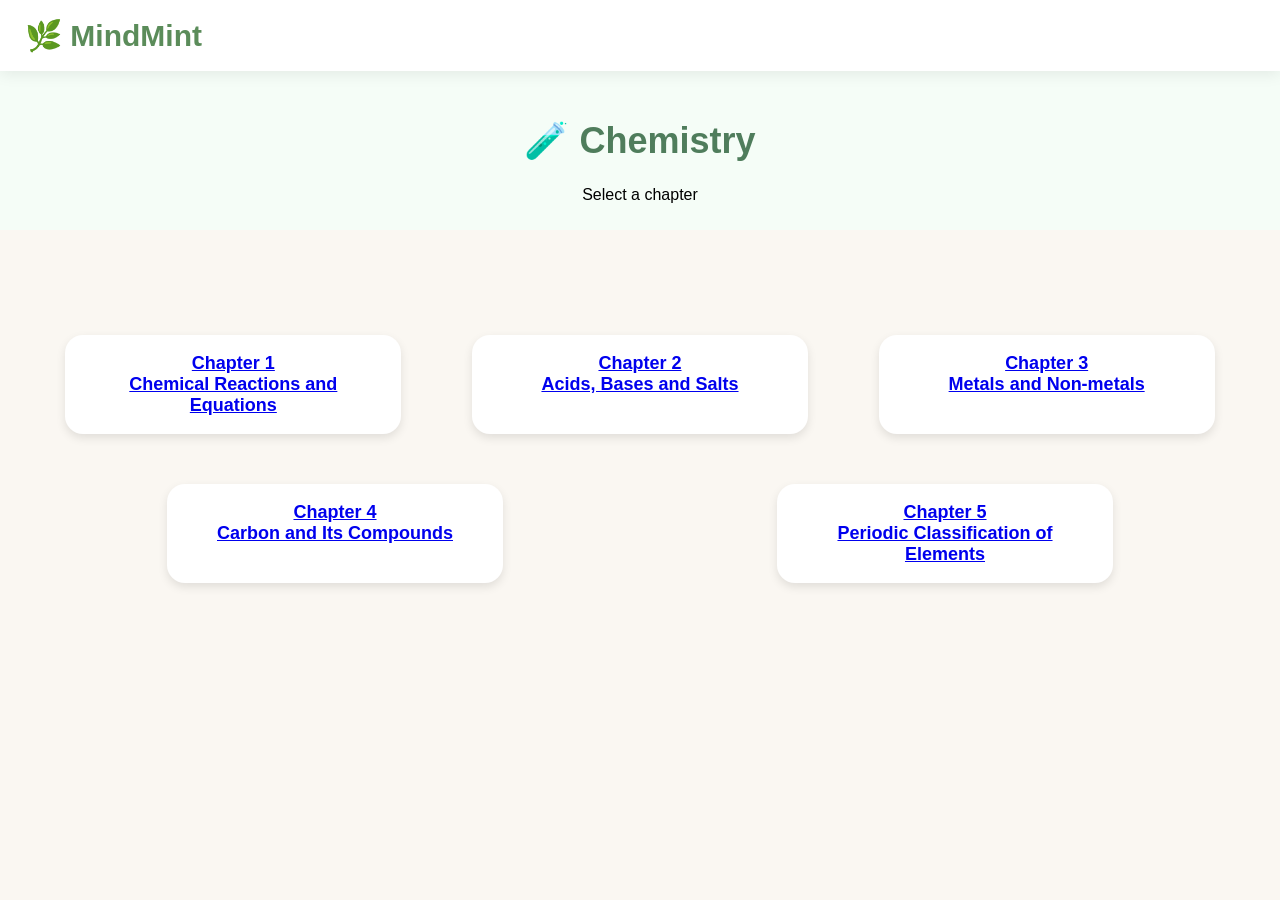
<file: chemistry10.html>
<!DOCTYPE html>
<html lang="en">

<head>
<meta charset="UTF-8">
<meta name="viewport" content="width=device-width, initial-scale=1.0">
<title>Chemistry | MindMint</title>

<link rel="stylesheet" href="../style.css">

</head>

<body>

<nav>
<h2>🌿 MindMint</h2>
</nav>

<div class="hero">
<h1>🧪 Chemistry</h1>
<p>Select a chapter</p>
</div>

<section class="classes">

<a href="chemical-reactions.html" class="class-box">Chapter 1<br>Chemical Reactions and Equations</a>

<a href=" coming soon.html " class="class-box">Chapter 2<br>Acids, Bases and Salts</a>

<a href=" coming soon.html " class="class-box">Chapter 3<br>Metals and Non-metals</a>

<a href="coming soon.html" class="class-box">Chapter 4<br>Carbon and Its Compounds</a>

<a href="coming soon.html" class="class-box">Chapter 5<br>Periodic Classification of Elements</a>

</section>

</body>

</html>
</file>
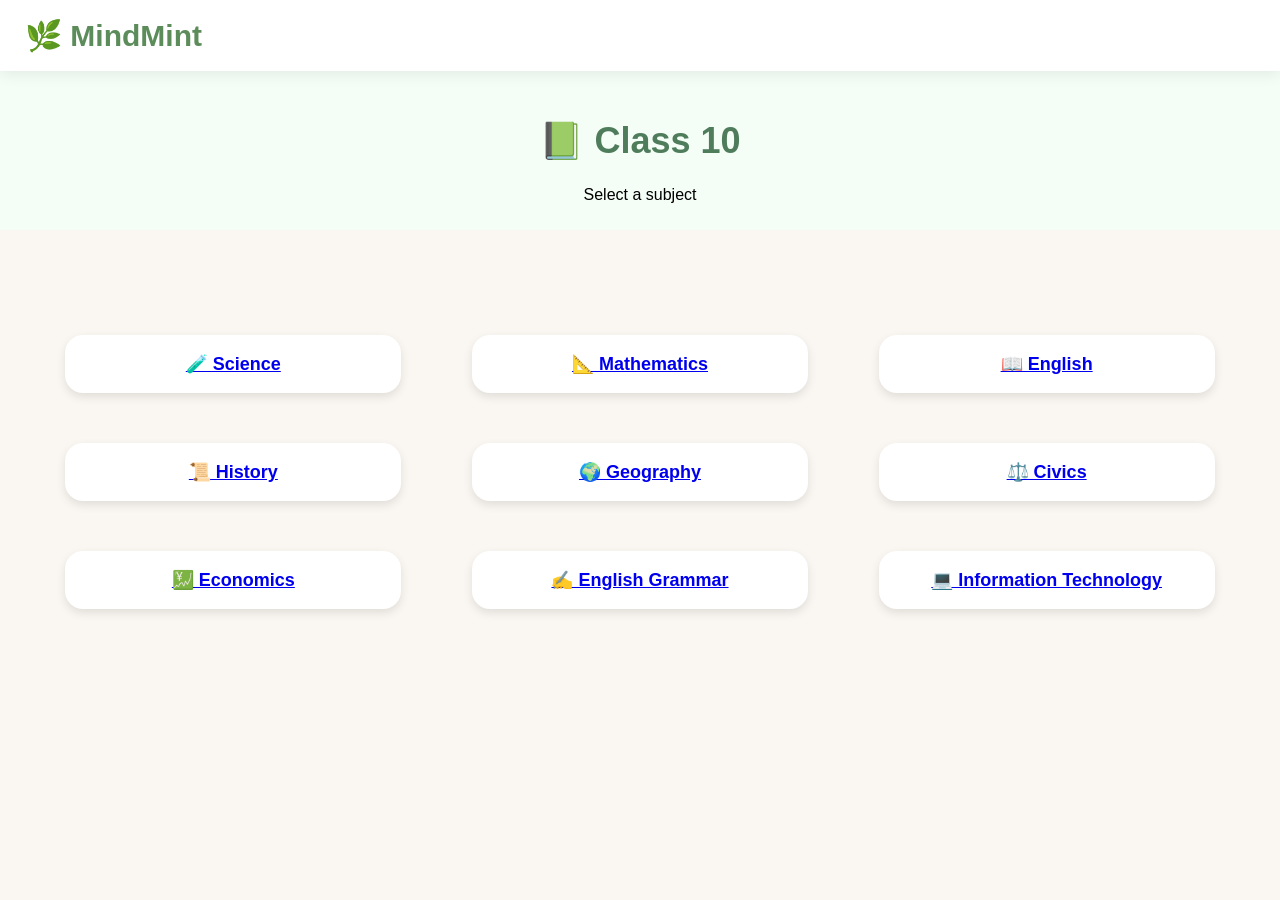
<file: class10.html>
<!DOCTYPE html>
<html lang="en">

<head>
<meta charset="UTF-8">
<meta name="viewport" content="width=device-width, initial-scale=1.0">
<title>Class 10 | MindMint</title>

<link rel="stylesheet" href="../style.css">

</head>

<body>

<nav>
<h2>🌿 MindMint</h2>
</nav>

<div class="hero">
<h1>📗 Class 10</h1>
<p>Select a subject</p>
</div>
<section class="classes">

<a href="science10.html" class="class-box">🧪 Science</a>

<a href="math10.html" class="class-box">📐 Mathematics</a>

<a href="english10.html" class="class-box">📖 English</a>

<a href="history10.html" class="class-box">📜 History</a>

<a href="geography10.html" class="class-box">🌍 Geography</a>

<a href="civics10.html" class="class-box">⚖️ Civics</a>

<a href="economics10.html" class="class-box">💹 Economics</a>

<a href="grammar.html" class="class-box">✍️ English Grammar</a>

<a href="it10.html" class="class-box">💻 Information Technology</a>

</section>

</body>

</html>
</file>
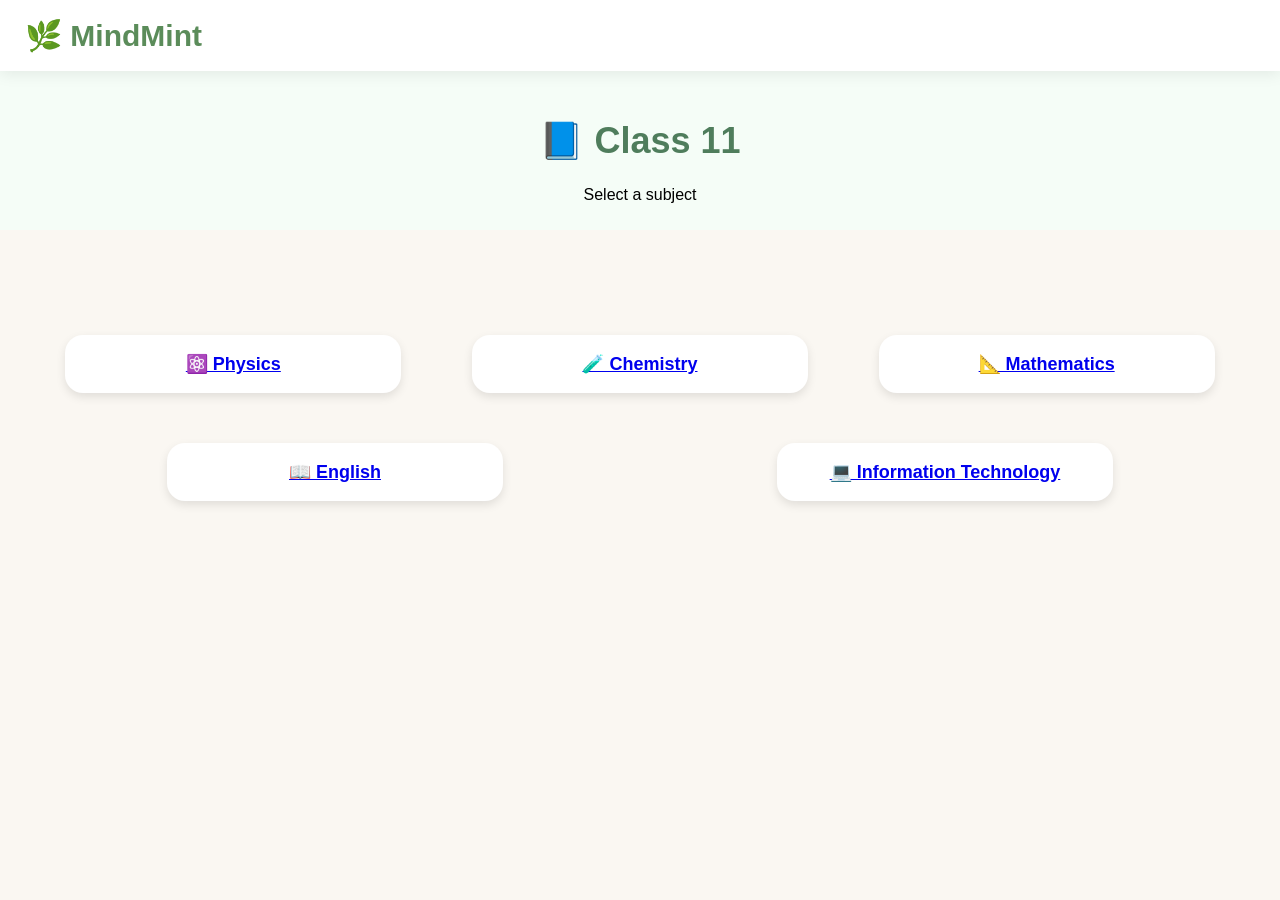
<file: class11.html>
<!DOCTYPE html>
<html lang="en">

<head>
<meta charset="UTF-8">
<meta name="viewport" content="width=device-width, initial-scale=1.0">
<title>Class 11 | MindMint</title>

<link rel="stylesheet" href="../style.css">

</head>

<body>

<nav>
<h2>🌿 MindMint</h2>
</nav>

<div class="hero">
<h1>📘 Class 11</h1>
<p>Select a subject</p>
</div>

<section class="classes">

<a href="#" class="class-box">⚛️ Physics</a>

<a href="#" class="class-box">🧪 Chemistry</a>

<a href="#" class="class-box">📐 Mathematics</a>

<a href="#" class="class-box">📖 English</a>

<a href="#" class="class-box">💻 Information Technology</a>

</section>

</body>

</html>
</file>
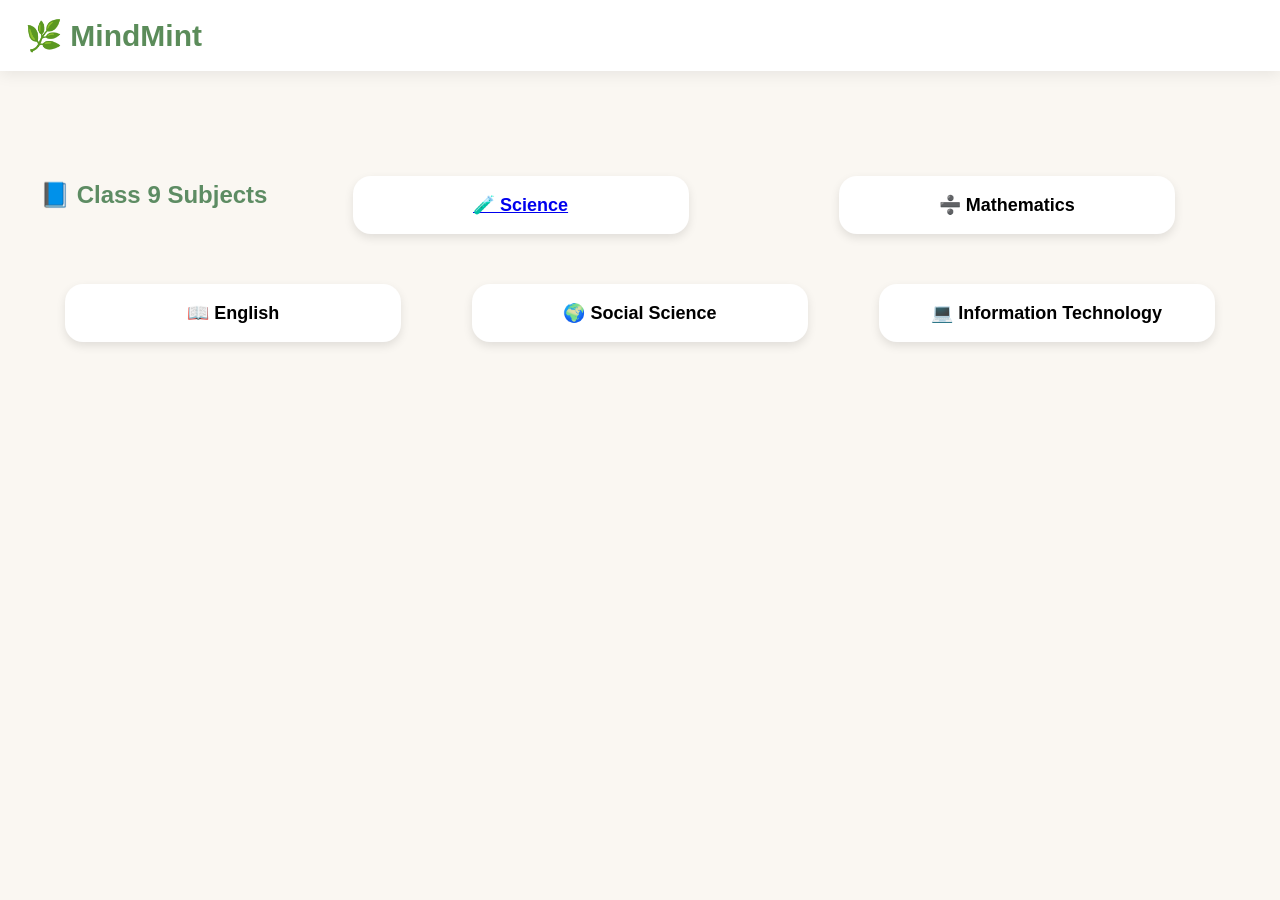
<file: class9.html>
<!DOCTYPE html>

<html lang="en">

<head>

<meta charset="UTF-8">

<meta name="viewport" content="width=device-width, initial-scale=1.0">

<title>Class 9 Notes | MindMint</title>

<link rel="stylesheet" href="../style.css">

</head>

<body>

<nav>

<h2>🌿 MindMint</h2>

</nav>

<section class="classes">

<h2>📘 Class 9 Subjects</h2>

<a href="science9.html" class="class-box">🧪 Science</a>

<div class="class-box">➗ Mathematics</div>

<div class="class-box">📖 English</div>

<div class="class-box">🌍 Social Science</div>

<div class="class-box">💻 Information Technology</div>

</section>

</body>

</html>
</file>
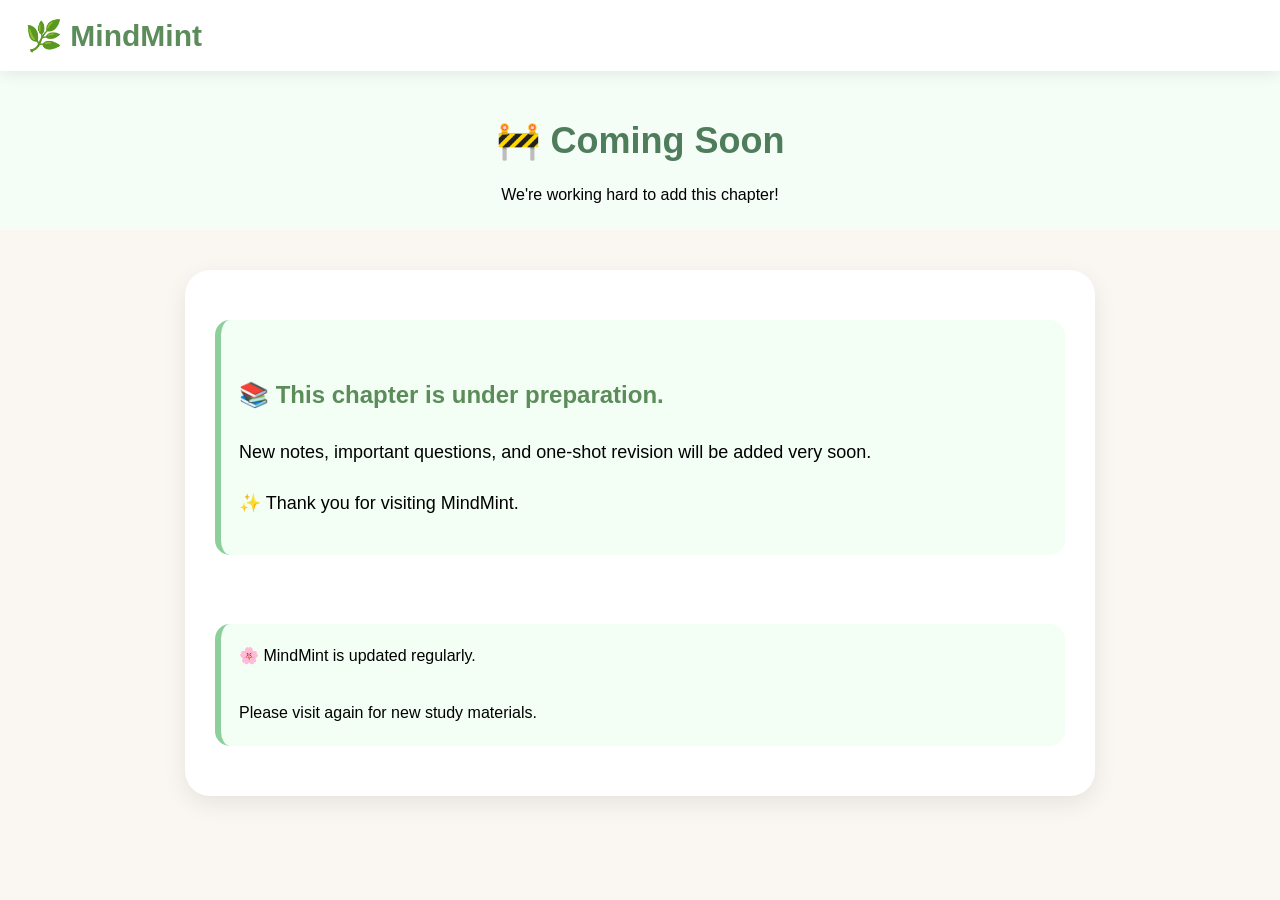
<file: comingsoon.html>
<!DOCTYPE html>
<html lang="en">

<head>
<meta charset="UTF-8">
<meta name="viewport" content="width=device-width, initial-scale=1.0">
<title>Coming Soon | MindMint</title>

<link rel="stylesheet" href="../style.css">

</head>

<body>

<nav>
<h2>🌿 MindMint</h2>
</nav>

<div class="hero">
<h1>🚧 Coming Soon</h1>
<p>We're working hard to add this chapter!</p>
</div>

<section class="notes">

<div class="definition-box">

<h2>📚 This chapter is under preparation.</h2>

<p>
New notes, important questions, and one-shot revision will be added very soon.
</p>

<p>
✨ Thank you for visiting MindMint.
</p>

</div>

<br>

<div class="definition-box">

🌸 MindMint is updated regularly.<br><br>

Please visit again for new study materials.

</div>

</section>

</body>

</html>
</file>
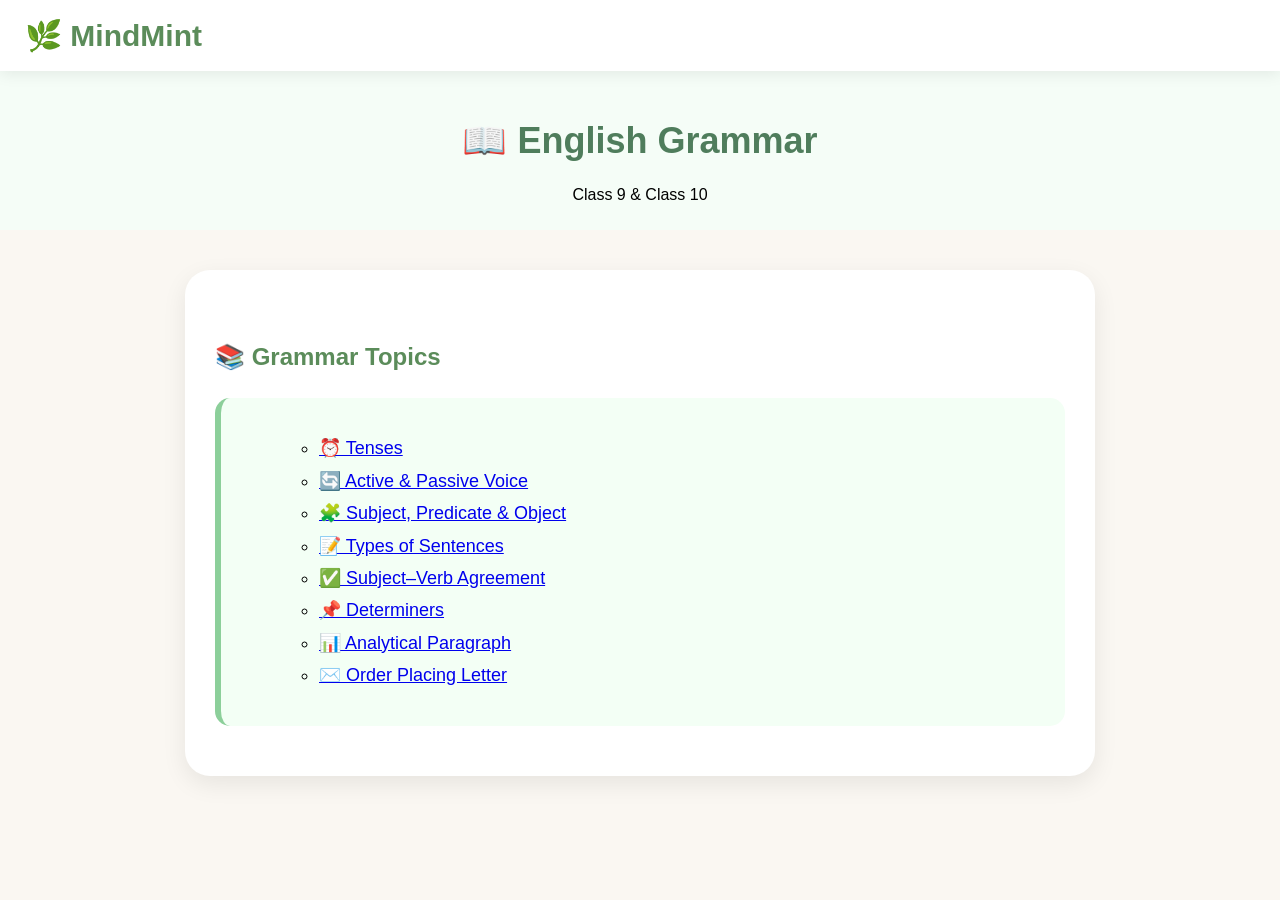
<file: grammar.html>
<!DOCTYPE html>
<html lang="en">

<head>

<meta charset="UTF-8">

<meta name="viewport"
content="width=device-width, initial-scale=1.0">

<title>English Grammar | MindMint</title>

<link rel="stylesheet" href="../style.css">

</head>

<body>

<nav>

<h2>🌿 MindMint</h2>

</nav>

<div class="hero">

<h1>📖 English Grammar</h1>

<p>Class 9 & Class 10</p>

</div>

<section class="notes">

<h2>📚 Grammar Topics</h2>

<div class="definition-box">

<ul>
<ul>

<li><a href="tenses.html">⏰ Tenses</a></li>

<li><a href="active-passive.html">🔄 Active & Passive Voice</a></li>

<li><a href="subject-predicate-object.html">🧩 Subject, Predicate & Object</a></li>

<li><a href="types-of-sentences.html">📝 Types of Sentences</a></li>

<li><a href="subject-verb-agreement.html">✅ Subject–Verb Agreement</a></li>

<li><a href="determiners.html">📌 Determiners</a></li>

<li><a href="analytical-paragraph.html">📊 Analytical Paragraph</a></li>

<li><a href="order-placing-letter.html">✉️ Order Placing Letter</a></li>

</ul>
</ul>

</div>

</section>

</body>

</html>
</file>
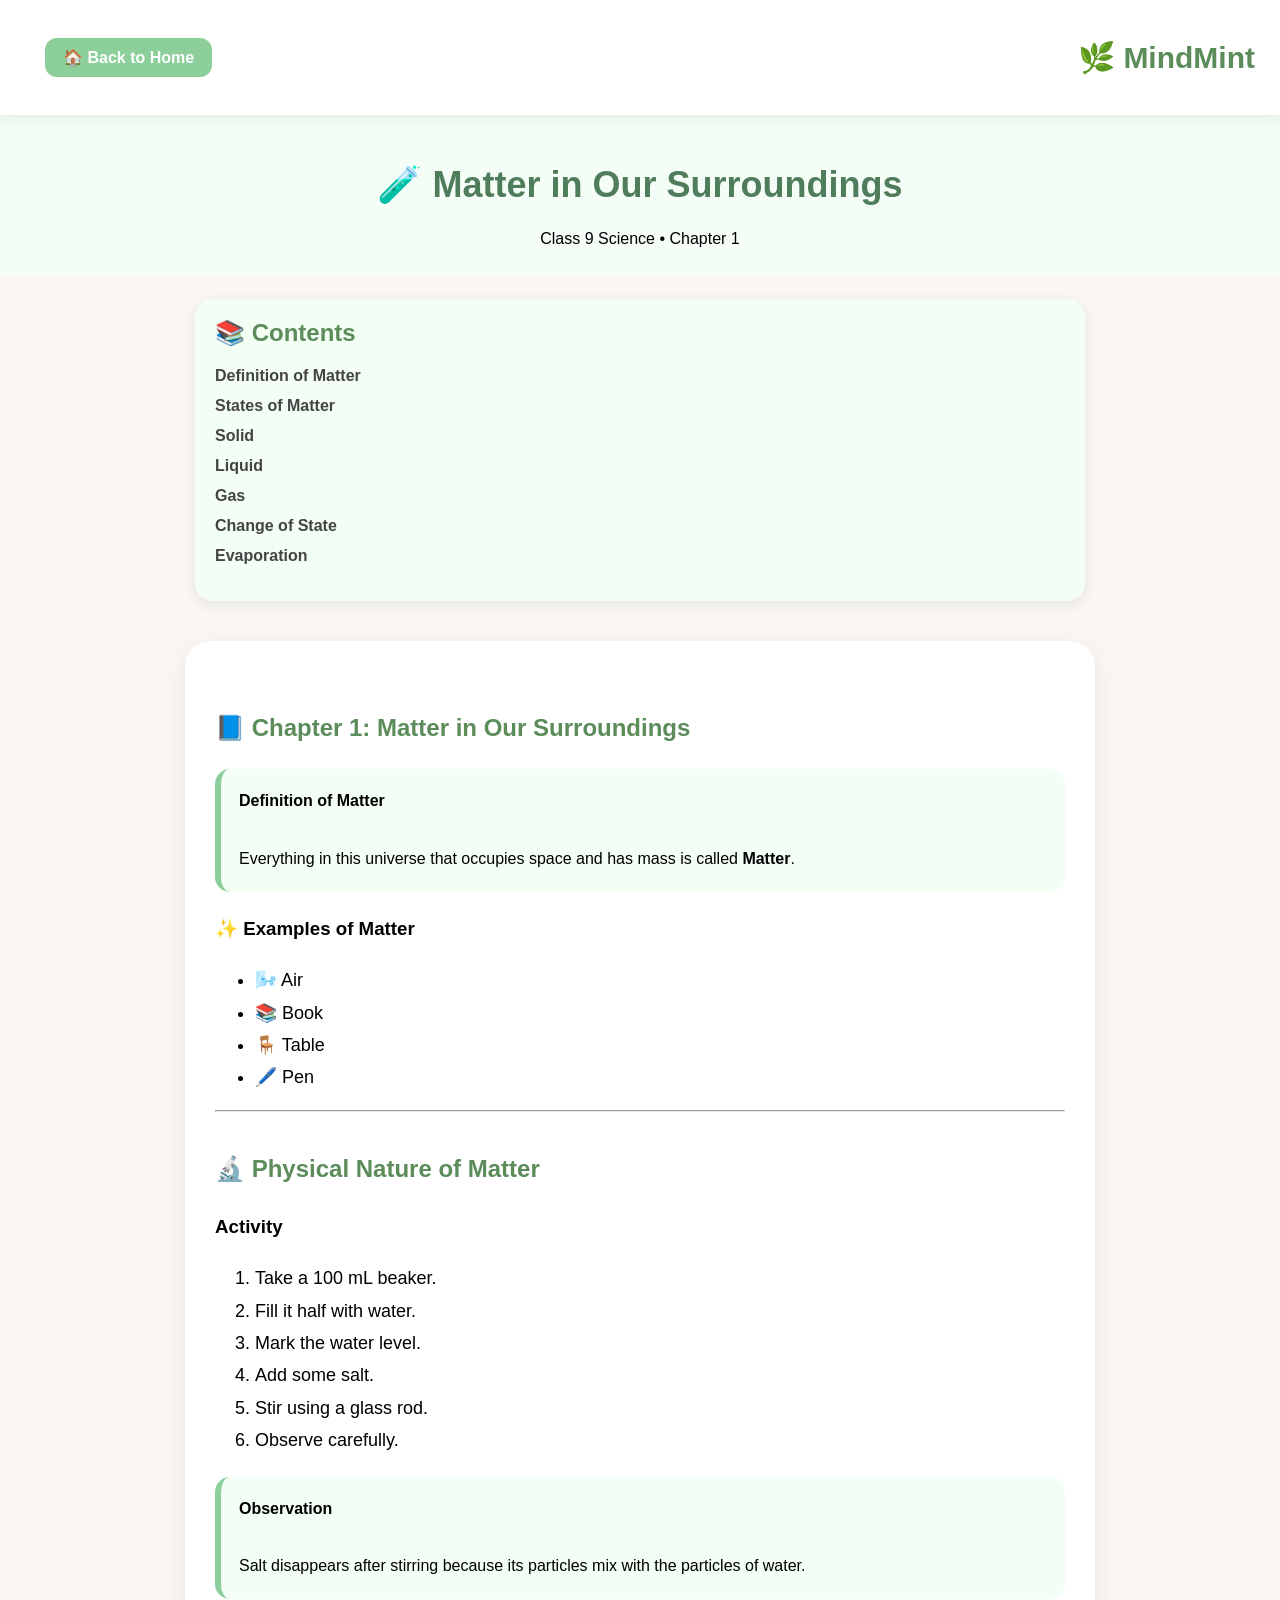
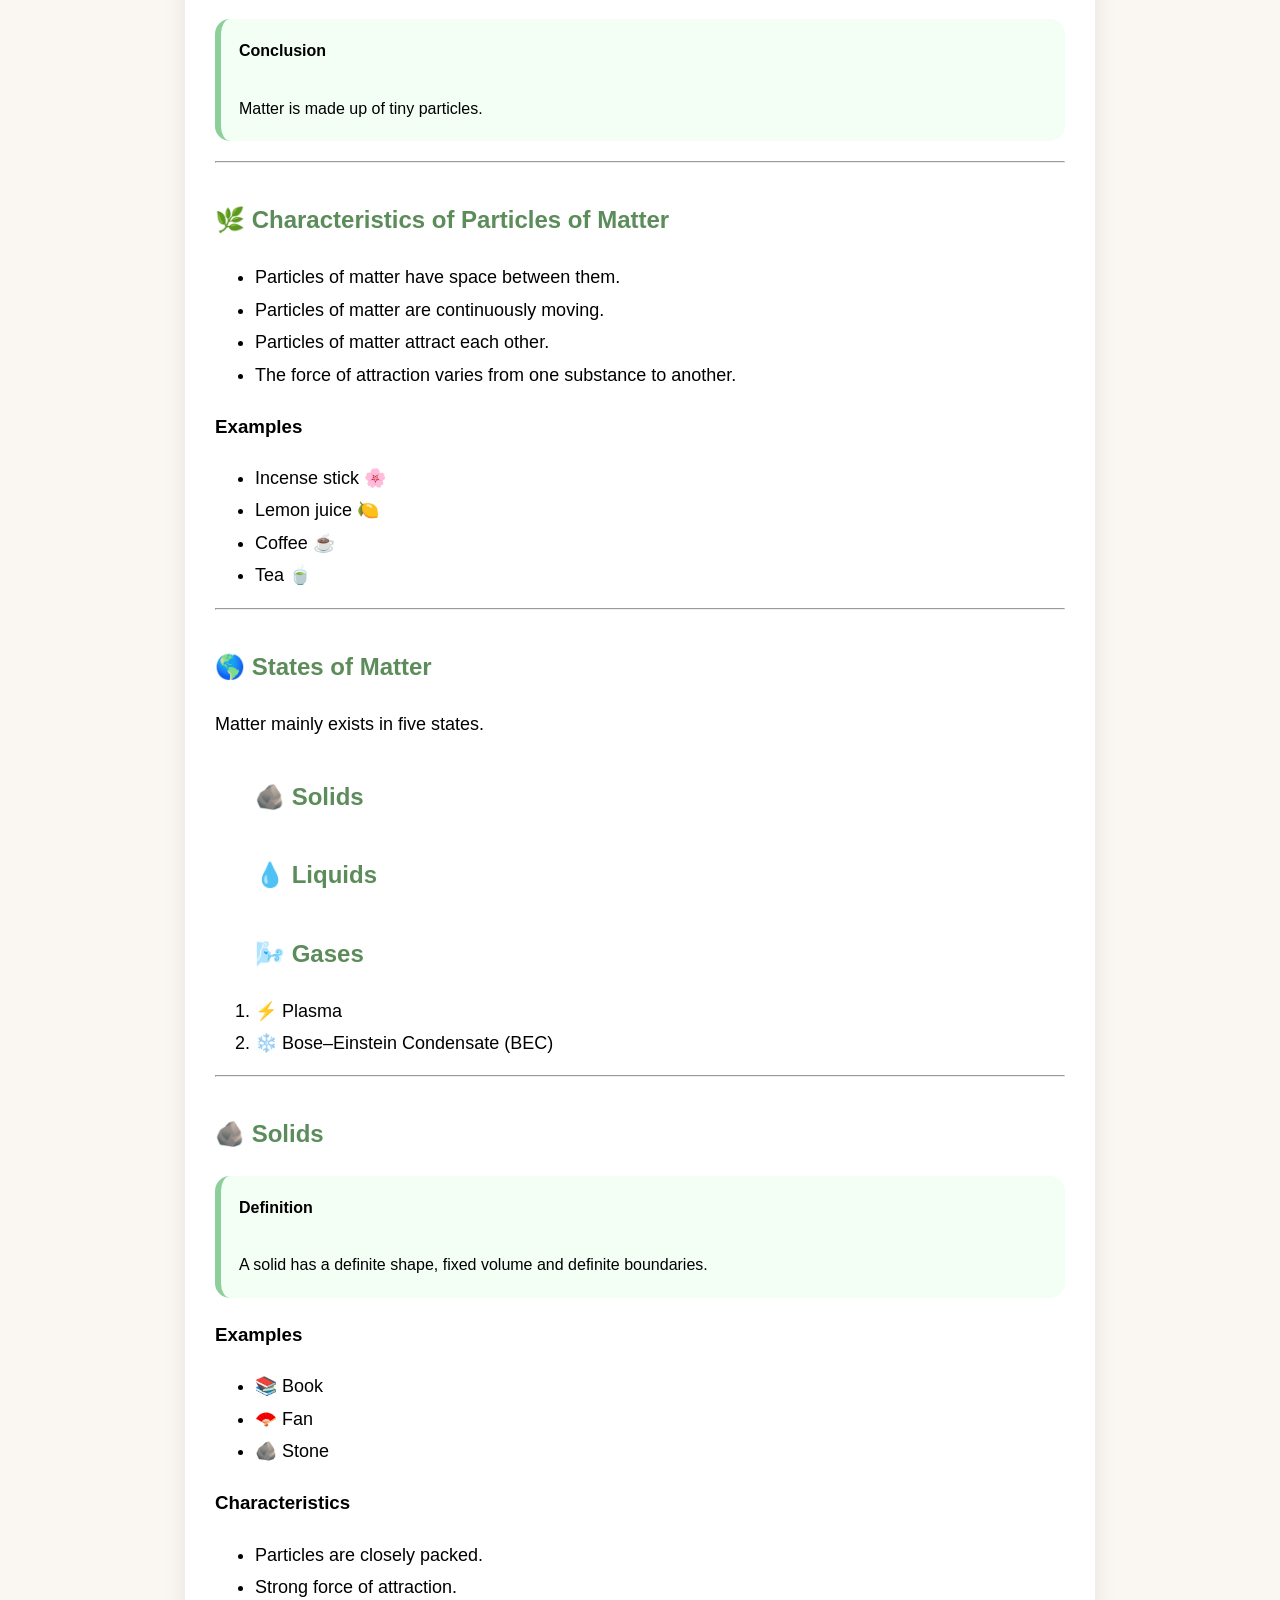
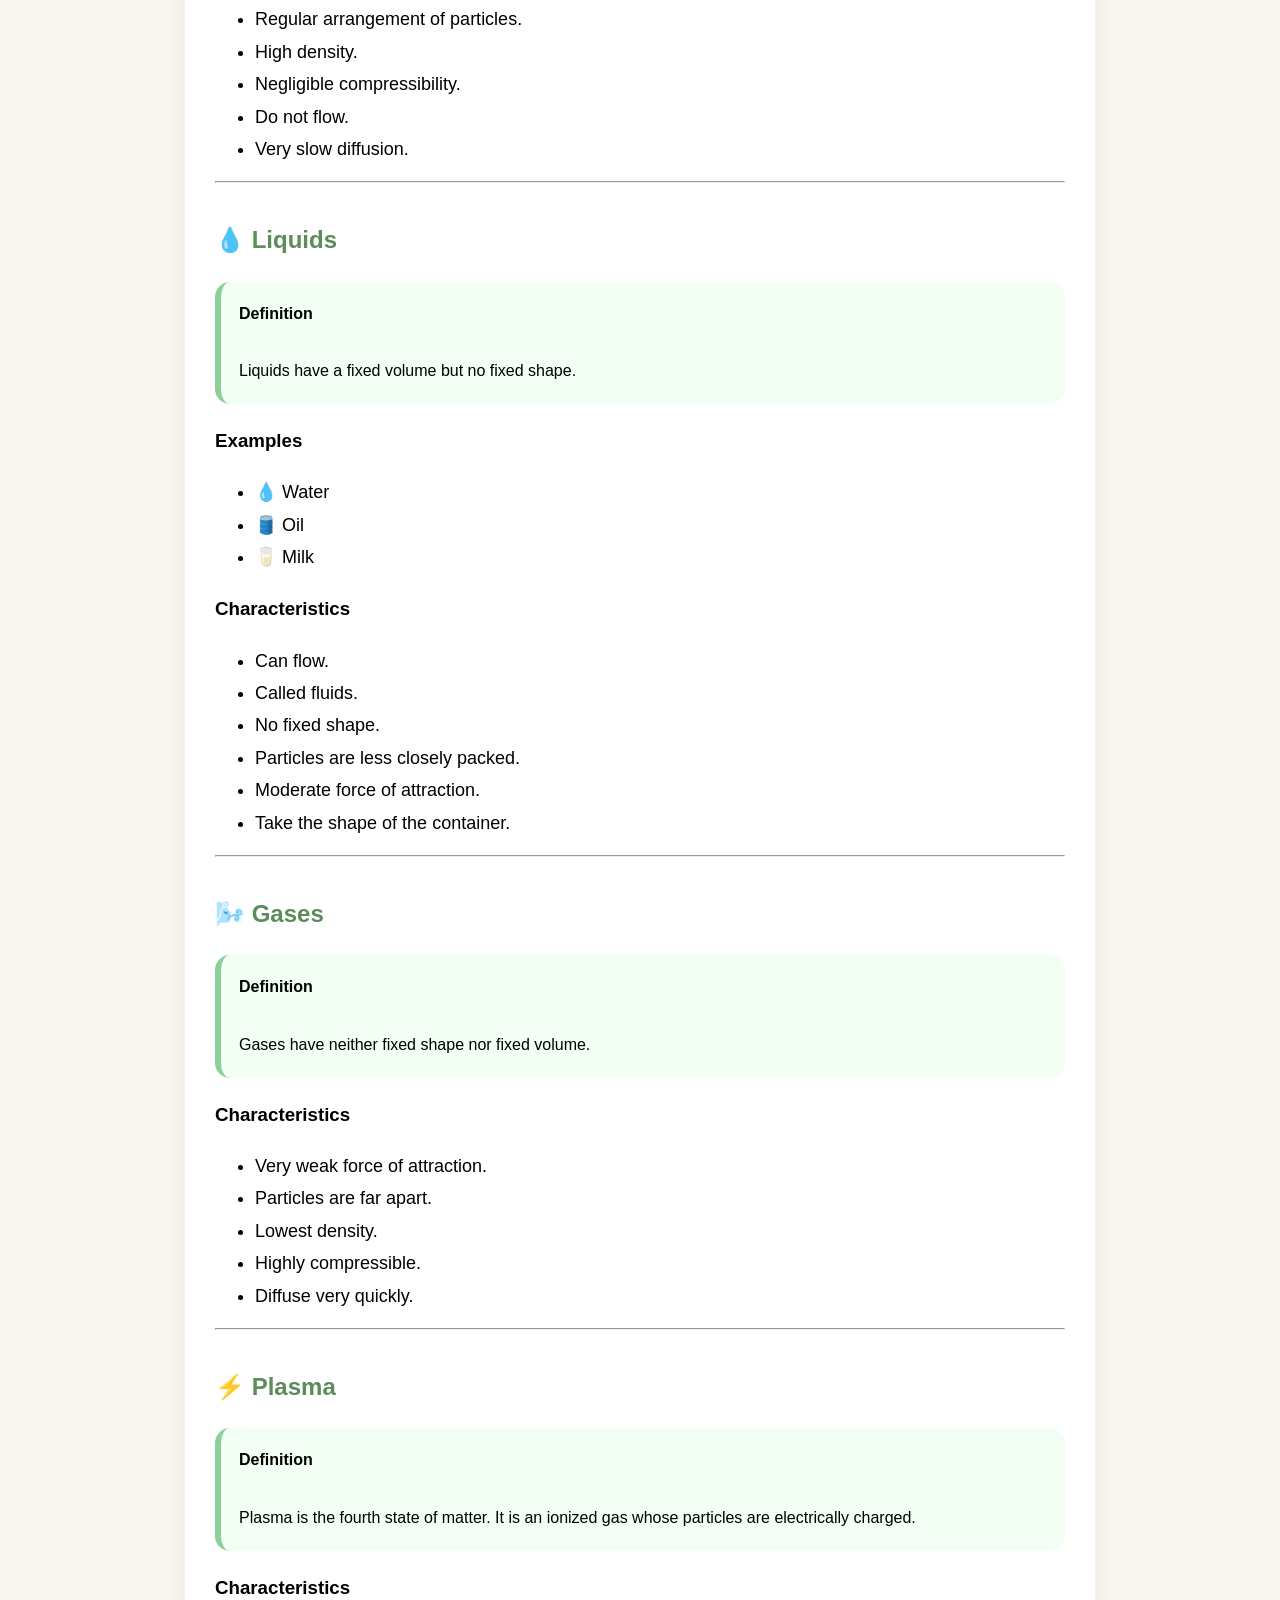
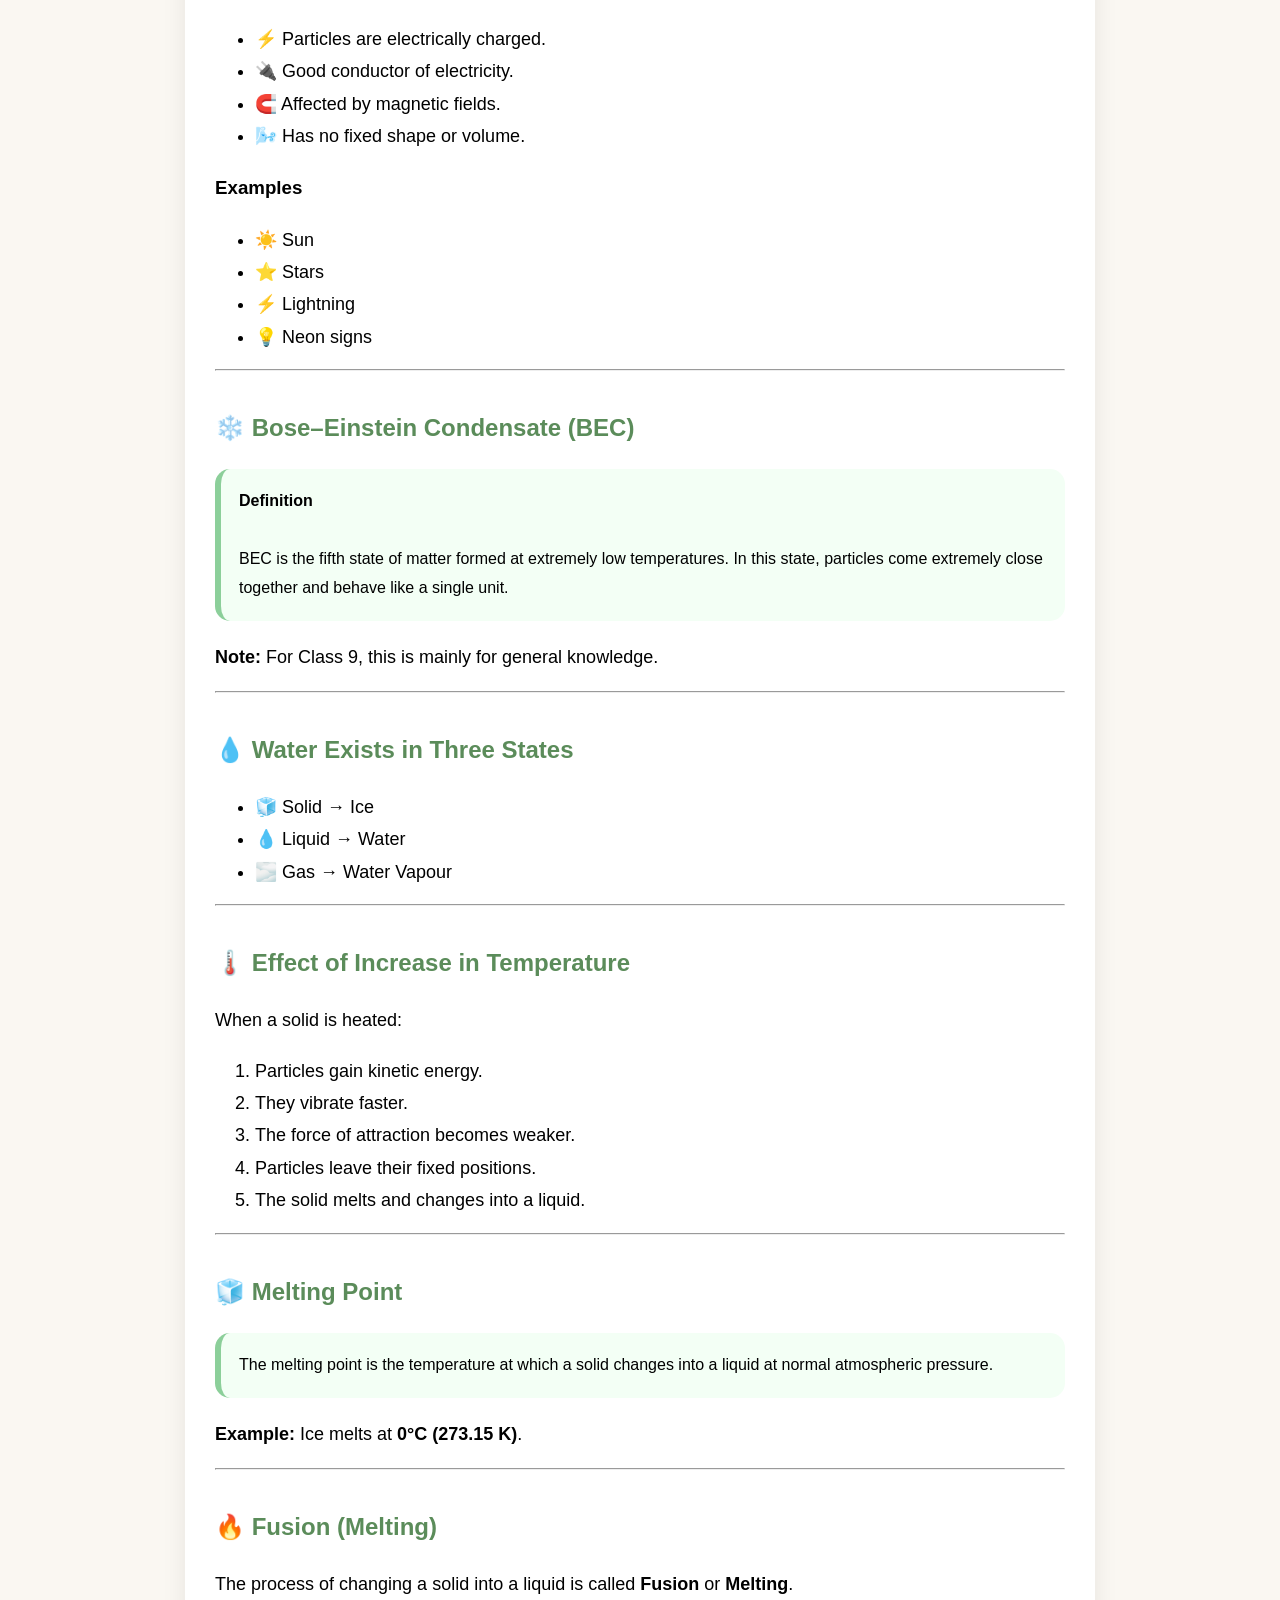
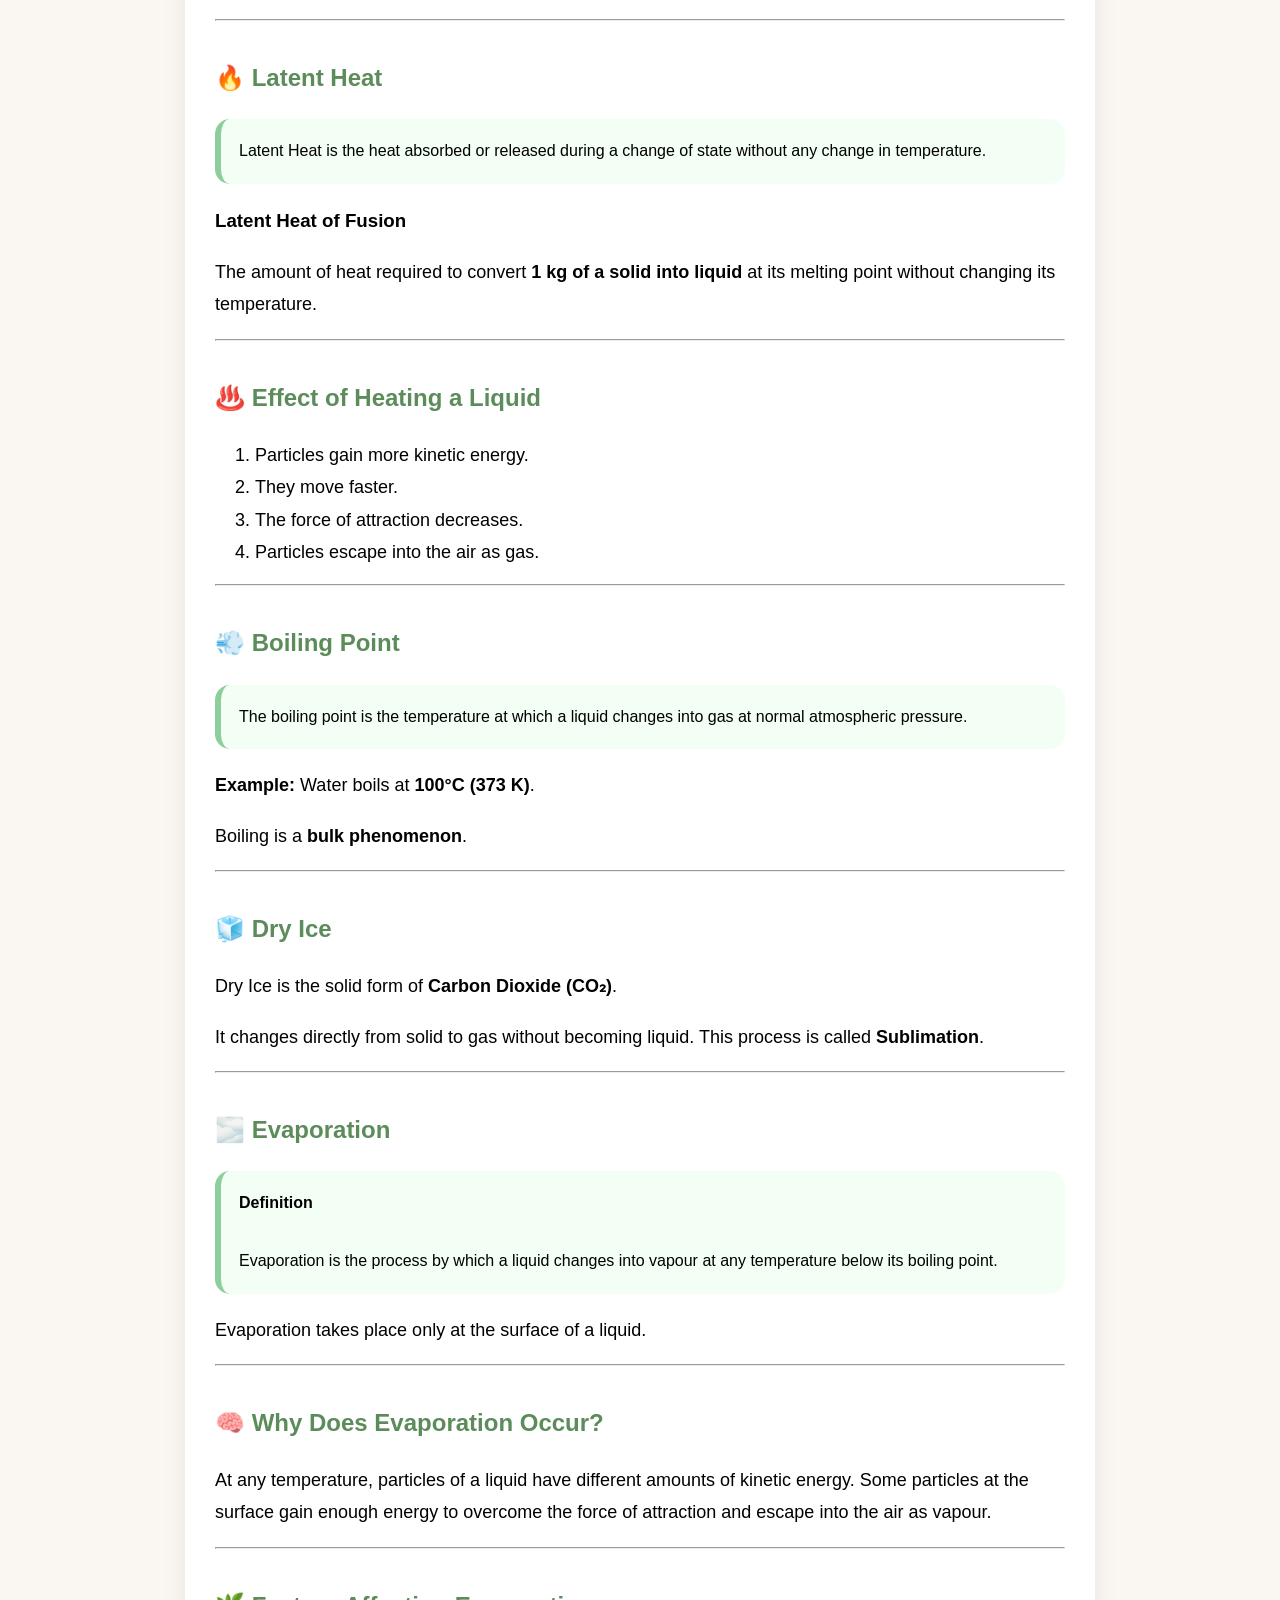
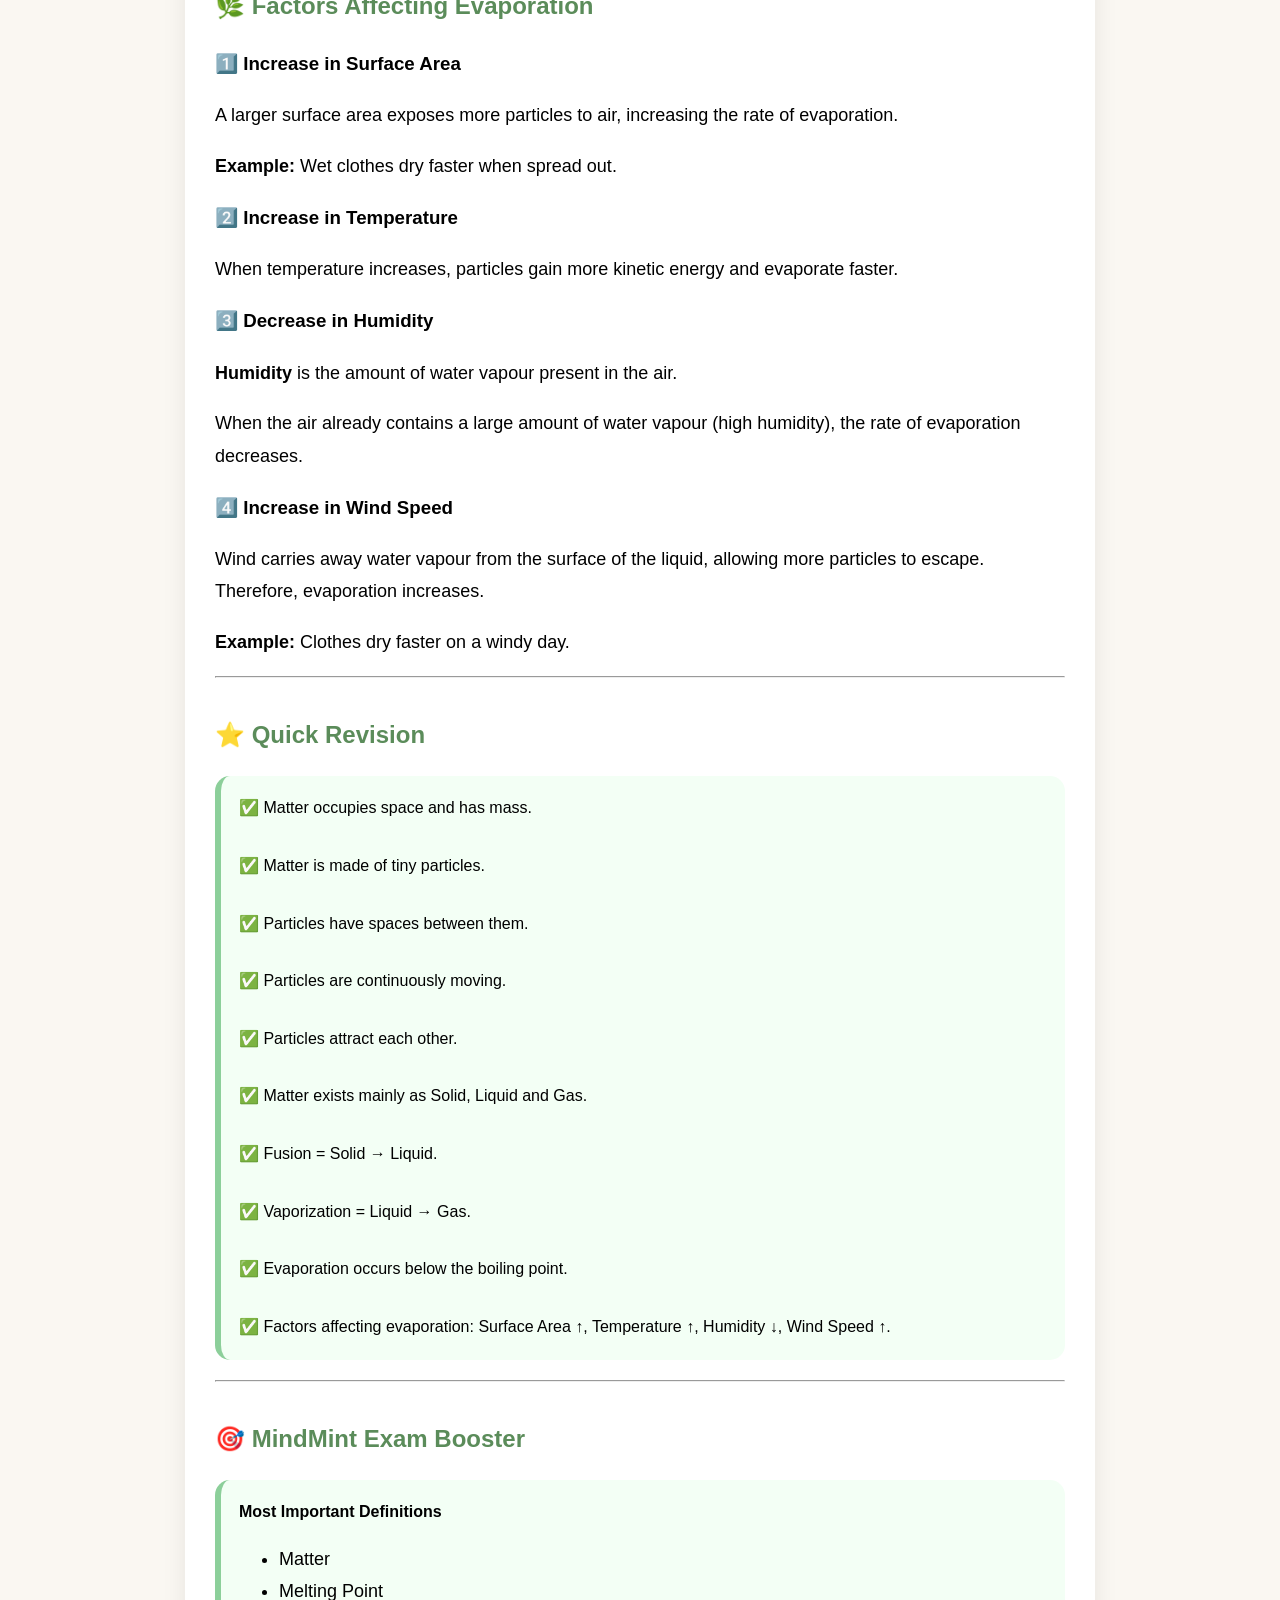
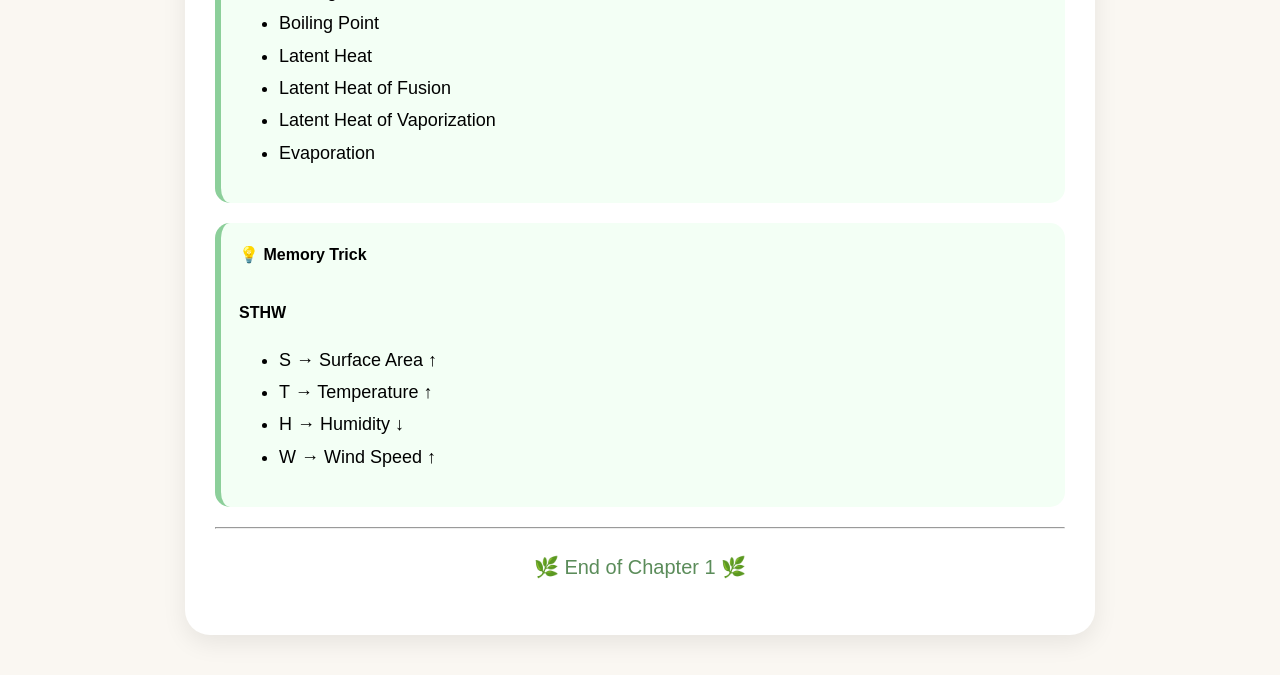
<file: matter.html>
<!DOCTYPE html>
<html lang="en">

<head>
    <meta charset="UTF-8">
    <meta name="viewport" content="width=device-width, initial-scale=1.0">
    <title>Matter in Our Surroundings</title>

    <link rel="stylesheet" href="../style.css">
</head>

<body>
<div id="progress-bar"></div>
<nav>
  <div class="back-button">
    <a href="../index.html">🏠 Back to Home</a>
</div>
    <h2>🌿 MindMint</h2>
</nav>

<div class="hero">
    <h1>🧪 Matter in Our Surroundings</h1>
    <p>Class 9 Science • Chapter 1</p>
</div>
<div class="toc">

<h2>📚 Contents</h2>

<ul>

<li><a href="#matter">Definition of Matter</a></li>

<li><a href="#states">States of Matter</a></li>

<li><a href="#solid">Solid</a></li>

<li><a href="#liquid">Liquid</a></li>

<li><a href="#gas">Gas</a></li>

<li><a href="#change">Change of State</a></li>

<li><a href="#evaporation">Evaporation</a></li>

</ul>

</div>
<section class="notes">
<h2 id="matter">📘 Chapter 1: Matter in Our Surroundings</h2>

<div class="definition-box">
<b>Definition of Matter</b><br><br>

Everything in this universe that occupies space and has mass is called <b>Matter</b>.
</div>

<h3>✨ Examples of Matter</h3>

<ul>
<li>🌬️ Air</li>
<li>📚 Book</li>
<li>🪑 Table</li>
<li>🖊️ Pen</li>
</ul>

<hr>

<h2>🔬 Physical Nature of Matter</h2>

<h3>Activity</h3>

<ol>
<li>Take a 100 mL beaker.</li>
<li>Fill it half with water.</li>
<li>Mark the water level.</li>
<li>Add some salt.</li>
<li>Stir using a glass rod.</li>
<li>Observe carefully.</li>
</ol>

<div class="definition-box">
<b>Observation</b><br><br>

Salt disappears after stirring because its particles mix with the particles of water.
</div>

<div class="definition-box">
<b>Conclusion</b><br><br>

Matter is made up of tiny particles.
</div>

<hr>

<h2>🌿 Characteristics of Particles of Matter</h2>

<ul>

<li>Particles of matter have space between them.</li>

<li>Particles of matter are continuously moving.</li>

<li>Particles of matter attract each other.</li>

<li>The force of attraction varies from one substance to another.</li>

</ul>

<h3>Examples</h3>

<ul>

<li>Incense stick 🌸</li>

<li>Lemon juice 🍋</li>

<li>Coffee ☕</li>

<li>Tea 🍵</li>

</ul>

<hr>

<h2 id="states">🌎 States of Matter</h2>

<p>Matter mainly exists in five states.</p>

<ol>

<h2 id="solid">🪨 Solids</h2>

<h2 id="liquid">💧 Liquids</h2>

<h2 id="gas">🌬️ Gases</h2>

<li>⚡ Plasma</li>

<li>❄️ Bose–Einstein Condensate (BEC)</li>

</ol>

<hr>

<h2 id="solid">🪨 Solids</h2>

<div class="definition-box">

<b>Definition</b><br><br>

A solid has a definite shape, fixed volume and definite boundaries.

</div>

<h3>Examples</h3>

<ul>

<li>📚 Book</li>

<li>🪭 Fan</li>

<li>🪨 Stone</li>

</ul>

<h3>Characteristics</h3>

<ul>

<li>Particles are closely packed.</li>

<li>Strong force of attraction.</li>

<li>Regular arrangement of particles.</li>

<li>High density.</li>

<li>Negligible compressibility.</li>

<li>Do not flow.</li>

<li>Very slow diffusion.</li>

</ul>

<hr>

<h2>💧 Liquids</h2>

<div class="definition-box">

<b>Definition</b><br><br>

Liquids have a fixed volume but no fixed shape.

</div>

<h3>Examples</h3>

<ul>

<li>💧 Water</li>

<li>🛢️ Oil</li>

<li>🥛 Milk</li>

</ul>

<h3>Characteristics</h3>

<ul>

<li>Can flow.</li>

<li>Called fluids.</li>

<li>No fixed shape.</li>

<li>Particles are less closely packed.</li>

<li>Moderate force of attraction.</li>

<li>Take the shape of the container.</li>

</ul>

<hr>

<h2>🌬️ Gases</h2>

<div class="definition-box">

<b>Definition</b><br><br>

Gases have neither fixed shape nor fixed volume.

</div>

<h3>Characteristics</h3>

<ul>

<li>Very weak force of attraction.</li>

<li>Particles are far apart.</li>

<li>Lowest density.</li>

<li>Highly compressible.</li>

<li>Diffuse very quickly.</li>

</ul>
<hr>

<h2>⚡ Plasma</h2>

<div class="definition-box">
<b>Definition</b><br><br>

Plasma is the fourth state of matter. It is an ionized gas whose particles are electrically charged.
</div>

<h3>Characteristics</h3>

<ul>
<li>⚡ Particles are electrically charged.</li>
<li>🔌 Good conductor of electricity.</li>
<li>🧲 Affected by magnetic fields.</li>
<li>🌬️ Has no fixed shape or volume.</li>
</ul>

<h3>Examples</h3>

<ul>
<li>☀️ Sun</li>
<li>⭐ Stars</li>
<li>⚡ Lightning</li>
<li>💡 Neon signs</li>
</ul>

<hr>

<h2>❄️ Bose–Einstein Condensate (BEC)</h2>

<div class="definition-box">
<b>Definition</b><br><br>

BEC is the fifth state of matter formed at extremely low temperatures. In this state, particles come extremely close together and behave like a single unit.
</div>

<p><b>Note:</b> For Class 9, this is mainly for general knowledge.</p>

<hr>

<h2>💧 Water Exists in Three States</h2>

<ul>
<li>🧊 Solid → Ice</li>
<li>💧 Liquid → Water</li>
<li>🌫️ Gas → Water Vapour</li>
</ul>

<hr>

<h2 id="change">🌡️ Effect of Increase in Temperature</h2>

<p>When a solid is heated:</p>

<ol>
<li>Particles gain kinetic energy.</li>
<li>They vibrate faster.</li>
<li>The force of attraction becomes weaker.</li>
<li>Particles leave their fixed positions.</li>
<li>The solid melts and changes into a liquid.</li>
</ol>

<hr>

<h2>🧊 Melting Point</h2>

<div class="definition-box">

The melting point is the temperature at which a solid changes into a liquid at normal atmospheric pressure.

</div>

<p><b>Example:</b> Ice melts at <b>0°C (273.15 K)</b>.</p>

<hr>

<h2>🔥 Fusion (Melting)</h2>

<p>
The process of changing a solid into a liquid is called
<b>Fusion</b> or <b>Melting</b>.
</p>

<hr>

<h2>🔥 Latent Heat</h2>

<div class="definition-box">

Latent Heat is the heat absorbed or released during a change of state without any change in temperature.

</div>

<h3>Latent Heat of Fusion</h3>

<p>
The amount of heat required to convert
<b>1 kg of a solid into liquid</b>
at its melting point without changing its temperature.
</p>

<hr>

<h2>♨️ Effect of Heating a Liquid</h2>

<ol>

<li>Particles gain more kinetic energy.</li>

<li>They move faster.</li>

<li>The force of attraction decreases.</li>

<li>Particles escape into the air as gas.</li>

</ol>

<hr>

<h2>💨 Boiling Point</h2>

<div class="definition-box">

The boiling point is the temperature at which a liquid changes into gas at normal atmospheric pressure.

</div>

<p><b>Example:</b> Water boils at <b>100°C (373 K)</b>.</p>

<p>Boiling is a <b>bulk phenomenon</b>.</p>

<hr>

<h2>🧊 Dry Ice</h2>

<p>

Dry Ice is the solid form of
<b>Carbon Dioxide (CO₂)</b>.

</p>

<p>

It changes directly from solid to gas without becoming liquid.

This process is called
<b>Sublimation</b>.

</p> 
<hr>

<h2 id="evaporation">🌫️ Evaporation</h2>

<div class="definition-box">
<b>Definition</b><br><br>

Evaporation is the process by which a liquid changes into vapour at any temperature below its boiling point.
</div>

<p>
Evaporation takes place only at the surface of a liquid.
</p>

<hr>

<h2>🧠 Why Does Evaporation Occur?</h2>

<p>
At any temperature, particles of a liquid have different amounts of kinetic energy.
Some particles at the surface gain enough energy to overcome the force of attraction and escape into the air as vapour.
</p>

<hr>

<h2>🌿 Factors Affecting Evaporation</h2>

<h3>1️⃣ Increase in Surface Area</h3>

<p>
A larger surface area exposes more particles to air, increasing the rate of evaporation.
</p>

<p><b>Example:</b> Wet clothes dry faster when spread out.</p>

<h3>2️⃣ Increase in Temperature</h3>

<p>
When temperature increases, particles gain more kinetic energy and evaporate faster.
</p>

<h3>3️⃣ Decrease in Humidity</h3>

<p>
<b>Humidity</b> is the amount of water vapour present in the air.
</p>

<p>
When the air already contains a large amount of water vapour (high humidity), the rate of evaporation decreases.
</p>

<h3>4️⃣ Increase in Wind Speed</h3>

<p>
Wind carries away water vapour from the surface of the liquid, allowing more particles to escape. Therefore, evaporation increases.
</p>

<p><b>Example:</b> Clothes dry faster on a windy day.</p>

<hr>

<h2>⭐ Quick Revision</h2>

<div class="definition-box">

✅ Matter occupies space and has mass.<br><br>

✅ Matter is made of tiny particles.<br><br>

✅ Particles have spaces between them.<br><br>

✅ Particles are continuously moving.<br><br>

✅ Particles attract each other.<br><br>

✅ Matter exists mainly as Solid, Liquid and Gas.<br><br>

✅ Fusion = Solid → Liquid.<br><br>

✅ Vaporization = Liquid → Gas.<br><br>

✅ Evaporation occurs below the boiling point.<br><br>

✅ Factors affecting evaporation:
Surface Area ↑, Temperature ↑,
Humidity ↓, Wind Speed ↑.

</div>

<hr>

<h2>🎯 MindMint Exam Booster</h2>

<div class="definition-box">

<b>Most Important Definitions</b>

<ul>

<li>Matter</li>

<li>Melting Point</li>

<li>Boiling Point</li>

<li>Latent Heat</li>

<li>Latent Heat of Fusion</li>

<li>Latent Heat of Vaporization</li>

<li>Evaporation</li>

</ul>

</div>

<div class="definition-box">

💡 <b>Memory Trick</b>

<br><br>

<b>STHW</b>

<ul>

<li>S → Surface Area ↑</li>

<li>T → Temperature ↑</li>

<li>H → Humidity ↓</li>

<li>W → Wind Speed ↑</li>

</ul>

</div>

<hr>

<p style="text-align:center;font-size:20px;color:#5B8C5A;">

🌿 End of Chapter 1 🌿

</p>
</section>

</body>
</html>
</file>
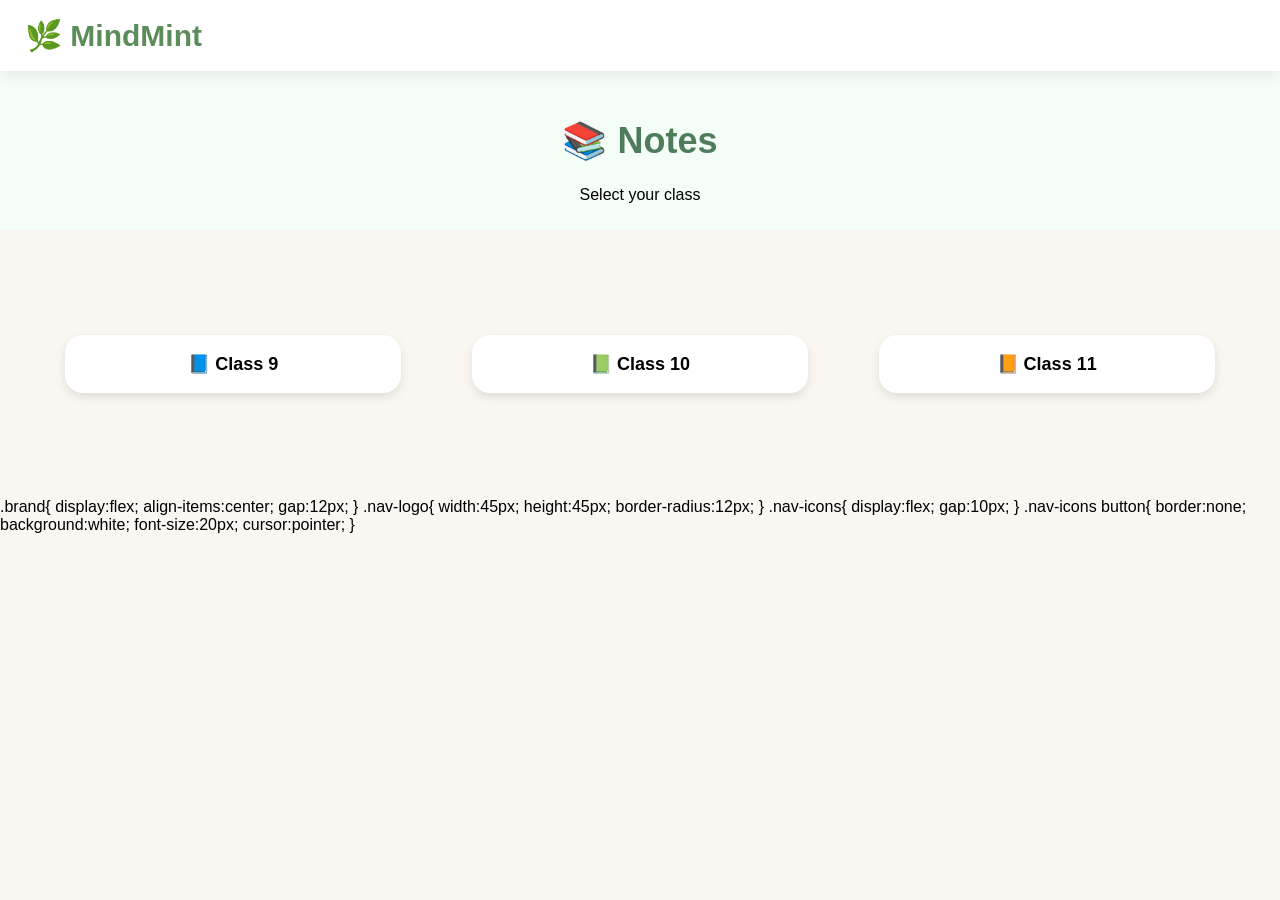
<file: notes.html>
<!DOCTYPE html>
<html lang="en">

<head>
    <meta charset="UTF-8">
    <meta name="viewport" content="width=device-width, initial-scale=1.0">
    <title>MindMint - Notes</title>

    <link rel="stylesheet" href="../style.css">
</head>

<body>

<nav>
    <h2>🌿 MindMint</h2>
</nav>

<div class="hero">

<h1>📚 Notes</h1>

<p>Select your class</p>

</div>

<section class="classes">

<div class="class-box">📘 Class 9</div>

<div class="class-box">📗 Class 10</div>

<div class="class-box">📙 Class 11</div>

</section>

</body>

</html>
.brand{
    display:flex;
    align-items:center;
    gap:12px;
}

.nav-logo{
    width:45px;
    height:45px;
    border-radius:12px;
}

.nav-icons{
    display:flex;
    gap:10px;
}

.nav-icons button{
    border:none;
    background:white;
    font-size:20px;
    cursor:pointer;
}
</file>
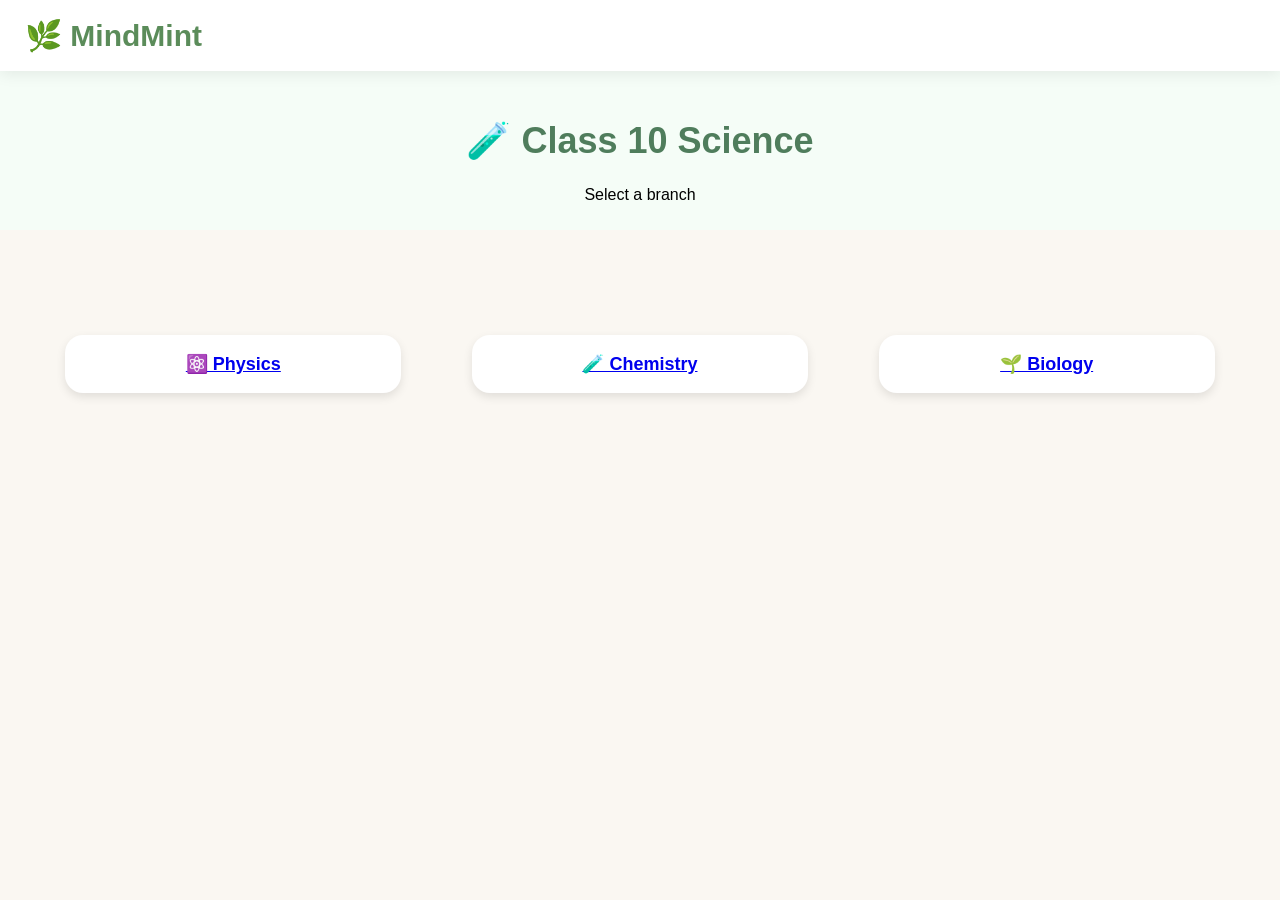
<file: science10.html>
<!DOCTYPE html>
<html lang="en">

<head>
<meta charset="UTF-8">
<meta name="viewport" content="width=device-width, initial-scale=1.0">
<title>Class 10 Science | MindMint</title>

<link rel="stylesheet" href="../style.css">

</head>

<body>

<nav>
<h2>🌿 MindMint</h2>
</nav>

<div class="hero">
<h1>🧪 Class 10 Science</h1>
<p>Select a branch</p>
</div>

<section class="classes">

<a href="comingsoon.html" class="class-box">⚛️ Physics</a>

<a href="chemistry10.html" class="class-box">🧪 Chemistry</a>

<a href="comingsoon.html" class="class-box">🌱 Biology</a>

</section>

</body>

</html>
</file>
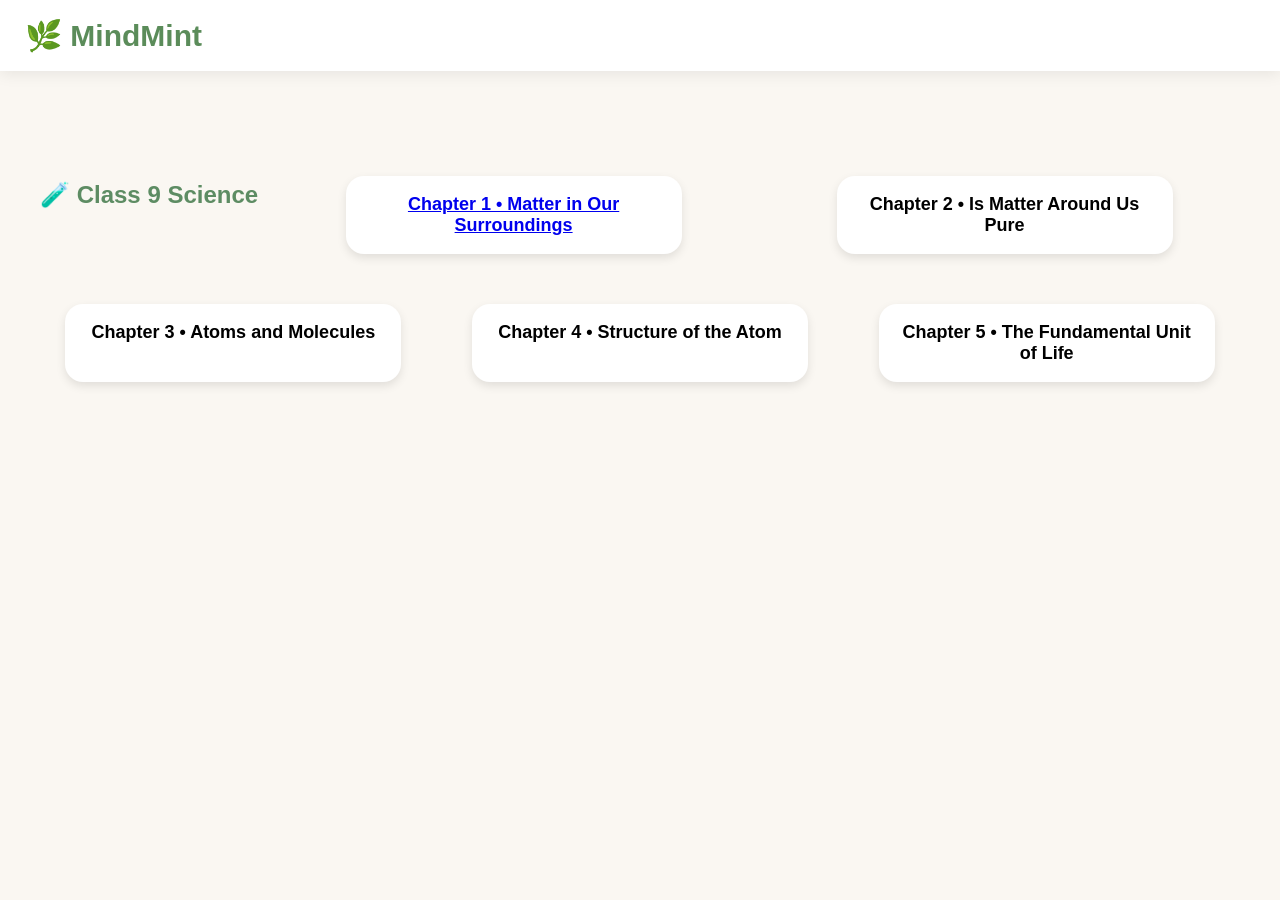
<file: science9.html>
<!DOCTYPE html>
<html lang="en">
<head>
<meta charset="UTF-8">
<meta name="viewport" content="width=device-width, initial-scale=1.0">
<title>Class 9 Science | MindMint</title>
<link rel="stylesheet" href="../style.css">
</head>

<body>

<nav>
<h2>🌿 MindMint</h2>
</nav>

<section class="classes">

<h2>🧪 Class 9 Science</h2>

<a href="matter.html" class="class-box">
Chapter 1 • Matter in Our Surroundings
</a>

<div class="class-box">Chapter 2 • Is Matter Around Us Pure</div>

<div class="class-box">Chapter 3 • Atoms and Molecules</div>

<div class="class-box">Chapter 4 • Structure of the Atom</div>

<div class="class-box">Chapter 5 • The Fundamental Unit of Life</div>

</section>

</body>
</html>
</file>
<file: style.css>
body{
    margin:0;
    background:#FAF7F2;
    font-family:Arial,sans-serif;
}

nav{
    display:flex;
    justify-content:space-between;
    align-items:center;
    padding:20px;
    background:white;
    box-shadow:0 2px 10px rgba(0,0,0,.08);
}

nav h2{
    color:#5B8C5A;
    margin:0;
}

nav button{
    border:none;
    background:none;
    font-size:22px;
}

.hero{
    text-align:center;
    padding:25px 20px 10px;  /*reduced padding */
  background:#F5FDF7;
}

.hero h1{
    font-size:36px;
    color:#4F7D5C;
}
.hero img{
    width:120px;      /* smaller logo */
    height:120px;
    object-fit:cover;
    border-radius:20px;
    margin-bottom:12px;
}

.explore{
    margin-top:25px;
    background:#8CCF9A;
    color:white;
    border:none;
    padding:15px 35px;
    border-radius:30px;
    font-size:18px;
    cursor:pointer;
    transition:0.3s;
}
.logo{
    width:140px;
    height:140px;
    object-fit:cover;
    border-radius:25px;
    display:block;
    margin:0 auto 20px;
}
.features{
    display:grid;
    grid-template-columns:repeat(2, 1fr);
    gap:20px;
    padding:20px;
    max-width:900px;
    margin:40px auto;
}
.card{
    background:white;
    padding:25px 15px;
    border-radius:20px;
    text-align:center;
    font-weight:bold;
    font-size:20px;
    color:black;
    text-decoration:none;

    box-shadow:0 6px 18px rgba(0,0,0,0.08);
    transition:.3s;
}

.card:hover{
    transform:translateY(-5px);
}

.card:hover{
    transform:translateY(-6px);
}

.card:hover{
    transform:translateY(-5px);
}
.search-box{
    margin-top:30px;
}

.search-box input{
    width:80%;
    max-width:350px;
    padding:15px;
    border:none;
    border-radius:30px;
    font-size:16px;
    box-shadow:0 4px 10px rgba(0,0,0,0.1);
    outline:none;
}
.classes{
    text-align:center;
    margin:50px 20px;
}

.classes h2{
    color:#5D8C63;
    margin-bottom:25px;
}

.class-box{
    background:white;
    margin:15px auto;
    padding:18px;
    width:80%;
    max-width:300px;
    border-radius:18px;
    font-size:18px;
    font-weight:bold;
    box-shadow:0 4px 10px rgba(0,0,0,0.1);
}
.card{
    text-decoration:none;
    color:black;
}
.notes{
    width:90%;
    max-width:800px;
    margin:40px auto;
    line-height:1.8;
}

.notes h2{
    color:#4F7D5C;
    margin-top:35px;
}

.definition-box{
    background:#F3FFF5;
    border-left:6px solid #8CCF9A;
    padding:15px;
    border-radius:12px;
    margin:20px 0;
}

table{
    width:100%;
    border-collapse:collapse;
    margin-top:20px;
}

table,th,td{
    border:1px solid #ddd;
}

th{
    background:#DDF5E3;
}

th,td{
    padding:12px;
    text-align:center;
}
nav{
    background:#ffffff;
    padding:18px 25px;
    box-shadow:0 3px 15px rgba(0,0,0,0.08);
    position:sticky;
    top:0;
}

nav h2{
    color:#5B8C5A;
    font-size:30px;
}

.notes{
    width:90%;
    max-width:850px;
    margin:40px auto;
    background:white;
    padding:30px;
    border-radius:25px;
    box-shadow:0 8px 25px rgba(0,0,0,0.08);
}

.notes h2{
    color:#5B8C5A;
    margin-top:35px;
}

.notes p,
.notes li{
    font-size:18px;
    line-height:1.8;
}

.definition-box{
    background:#F3FFF5;
    border-left:6px solid #8CCF9A;
    padding:18px;
    border-radius:15px;
    margin:20px 0;
}

table{
    width:100%;
    border-collapse:collapse;
    margin-top:20px;
}

th{
    background:#DDF5E3;
}

th,td{
    border:1px solid #ddd;
    padding:12px;
}
.notes{
    width:90%;
    max-width:850px;
    margin:40px auto;
    background:#ffffff;
    padding:30px;
    border-radius:25px;
    box-shadow:0 8px 25px rgba(0,0,0,0.08);
}

.notes h2{
    color:#5B8C5A;
    margin-top:35px;
}

.notes p,
.notes li{
    font-size:18px;
    line-height:1.8;
}

.definition-box{
    background:#F3FFF5;
    border-left:6px solid #8CCF9A;
    padding:18px;
    border-radius:15px;
    margin:20px 0;
}

table{
    width:100%;
    border-collapse:collapse;
    margin-top:20px;
}

th{
    background:#DDF5E3;
}

th,td{
    border:1px solid #ddd;
    padding:12px;
    text-align:center;
}
.back-button{
    margin:20px;
}

.back-button a{
    background:#8CCF9A;
    color:white;
    text-decoration:none;
    padding:10px 18px;
    border-radius:12px;
    font-weight:bold;
    display:inline-block;
}

.back-button a:hover{
    background:#6DBB7C;
}
.toc{
    width:90%;
    max-width:850px;
    margin:25px auto;
    background:#F3FFF5;
    padding:20px;
    border-radius:18px;
    box-shadow:0 4px 15px rgba(0,0,0,0.08);
}

.toc h2{
    margin-top:0;
    color:#5B8C5A;
}

.toc ul{
    list-style:none;
    padding:0;
}

.toc li{
    margin:12px 0;
}

.toc a{
    text-decoration:none;
    color:#444;
    font-weight:bold;
}

.toc a:hover{
    color:#5B8C5A;
}
.brand{
    display:flex;
    align-items:center;
    gap:10px;
}

.nav-logo{
    width:45px;
    height:45px;
    object-fit:cover;
    border-radius:12px;
}

.nav-icons{
    display:flex;
    gap:10px;
}

.nav-icons button{
    border:none;
    background:none;
    font-size:22px;
    cursor:pointer;
}
.classes{
    display:flex;
    flex-wrap:wrap;
    justify-content:center;
    gap:20px;
    padding:40px 20px;
}
</file>
